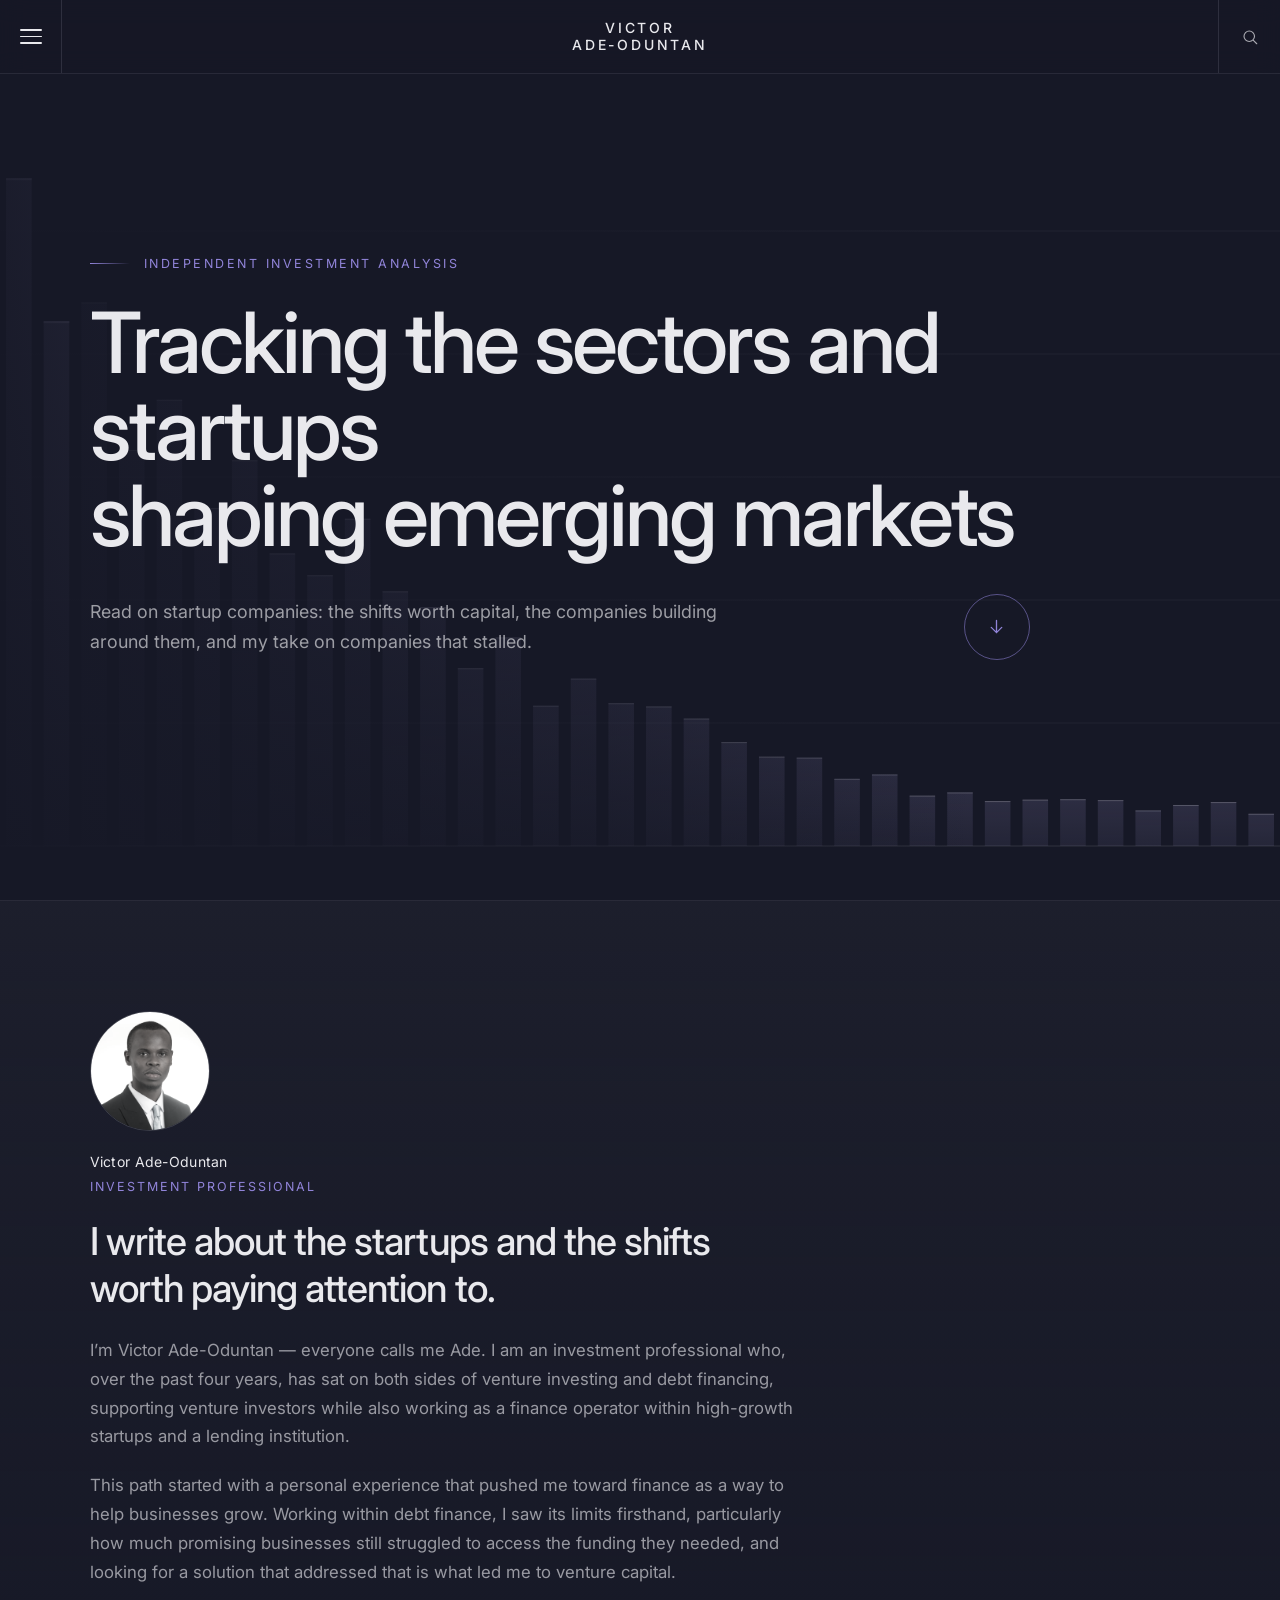
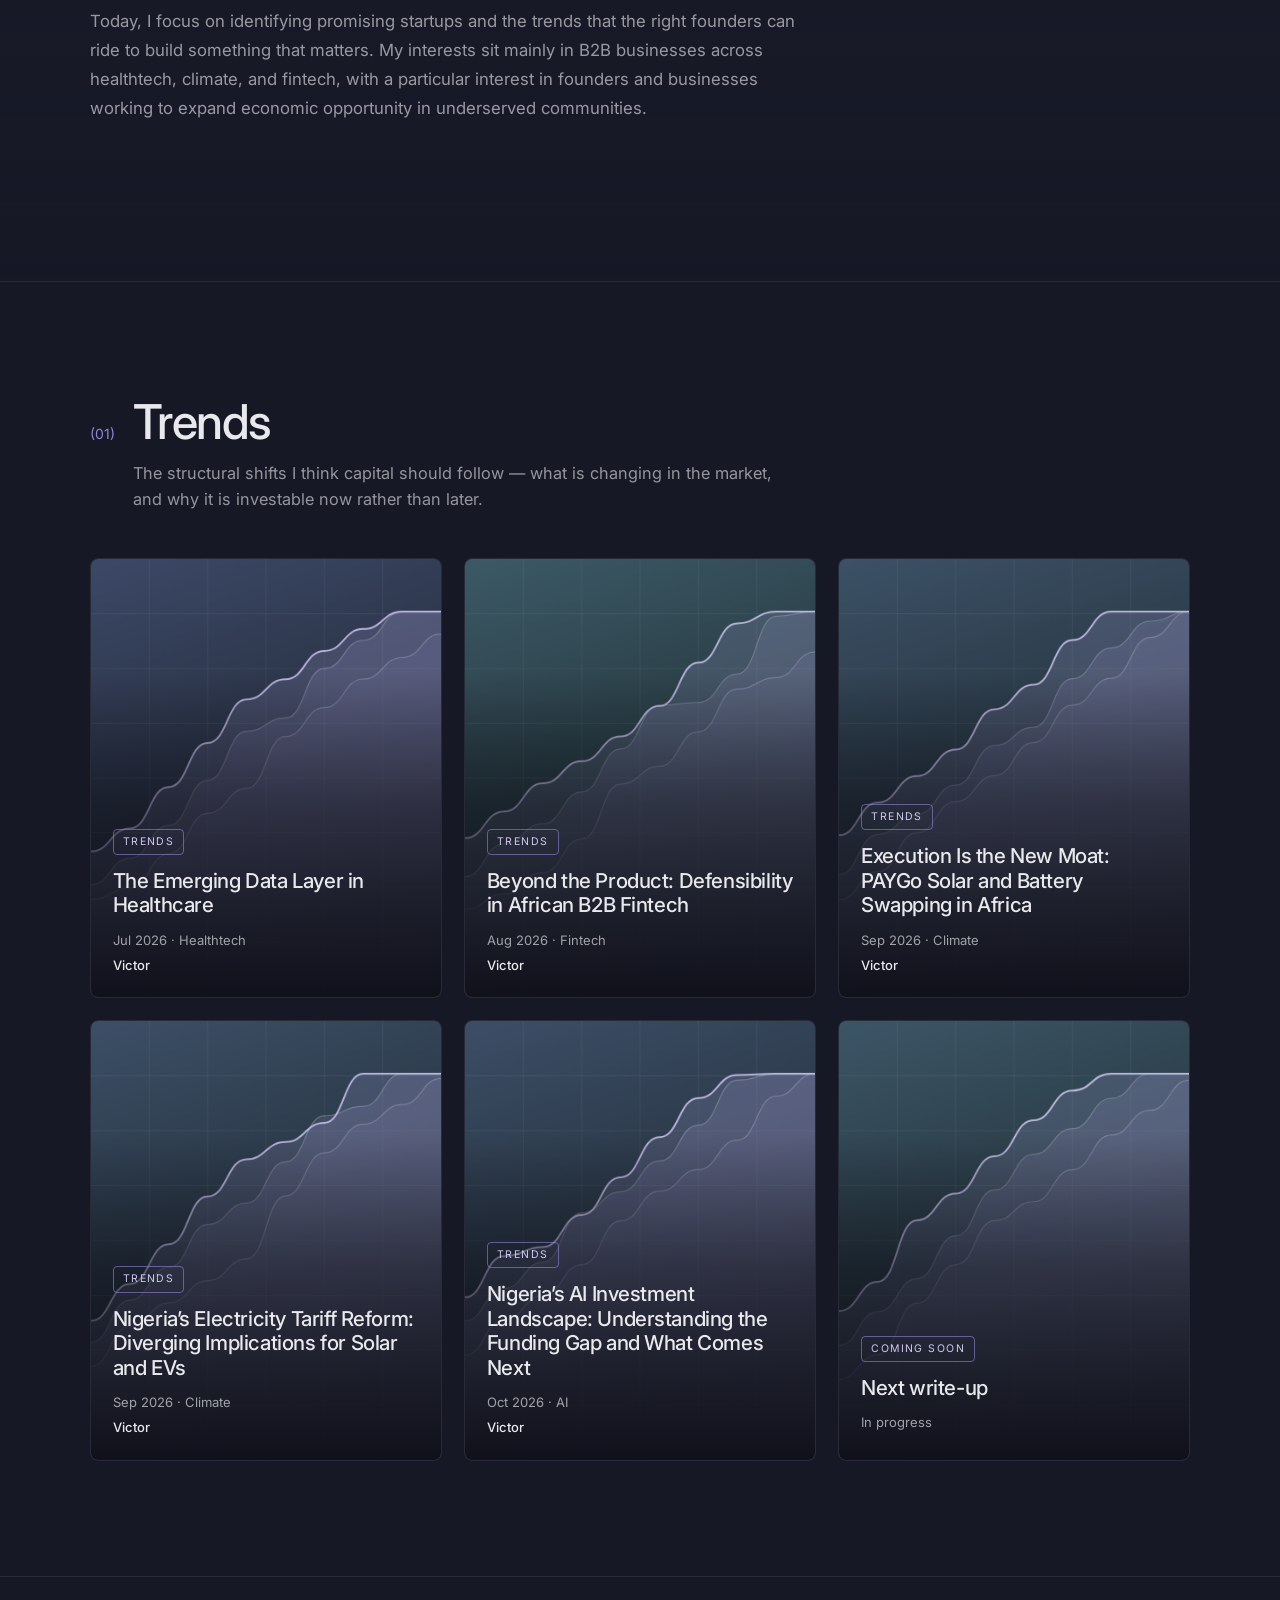
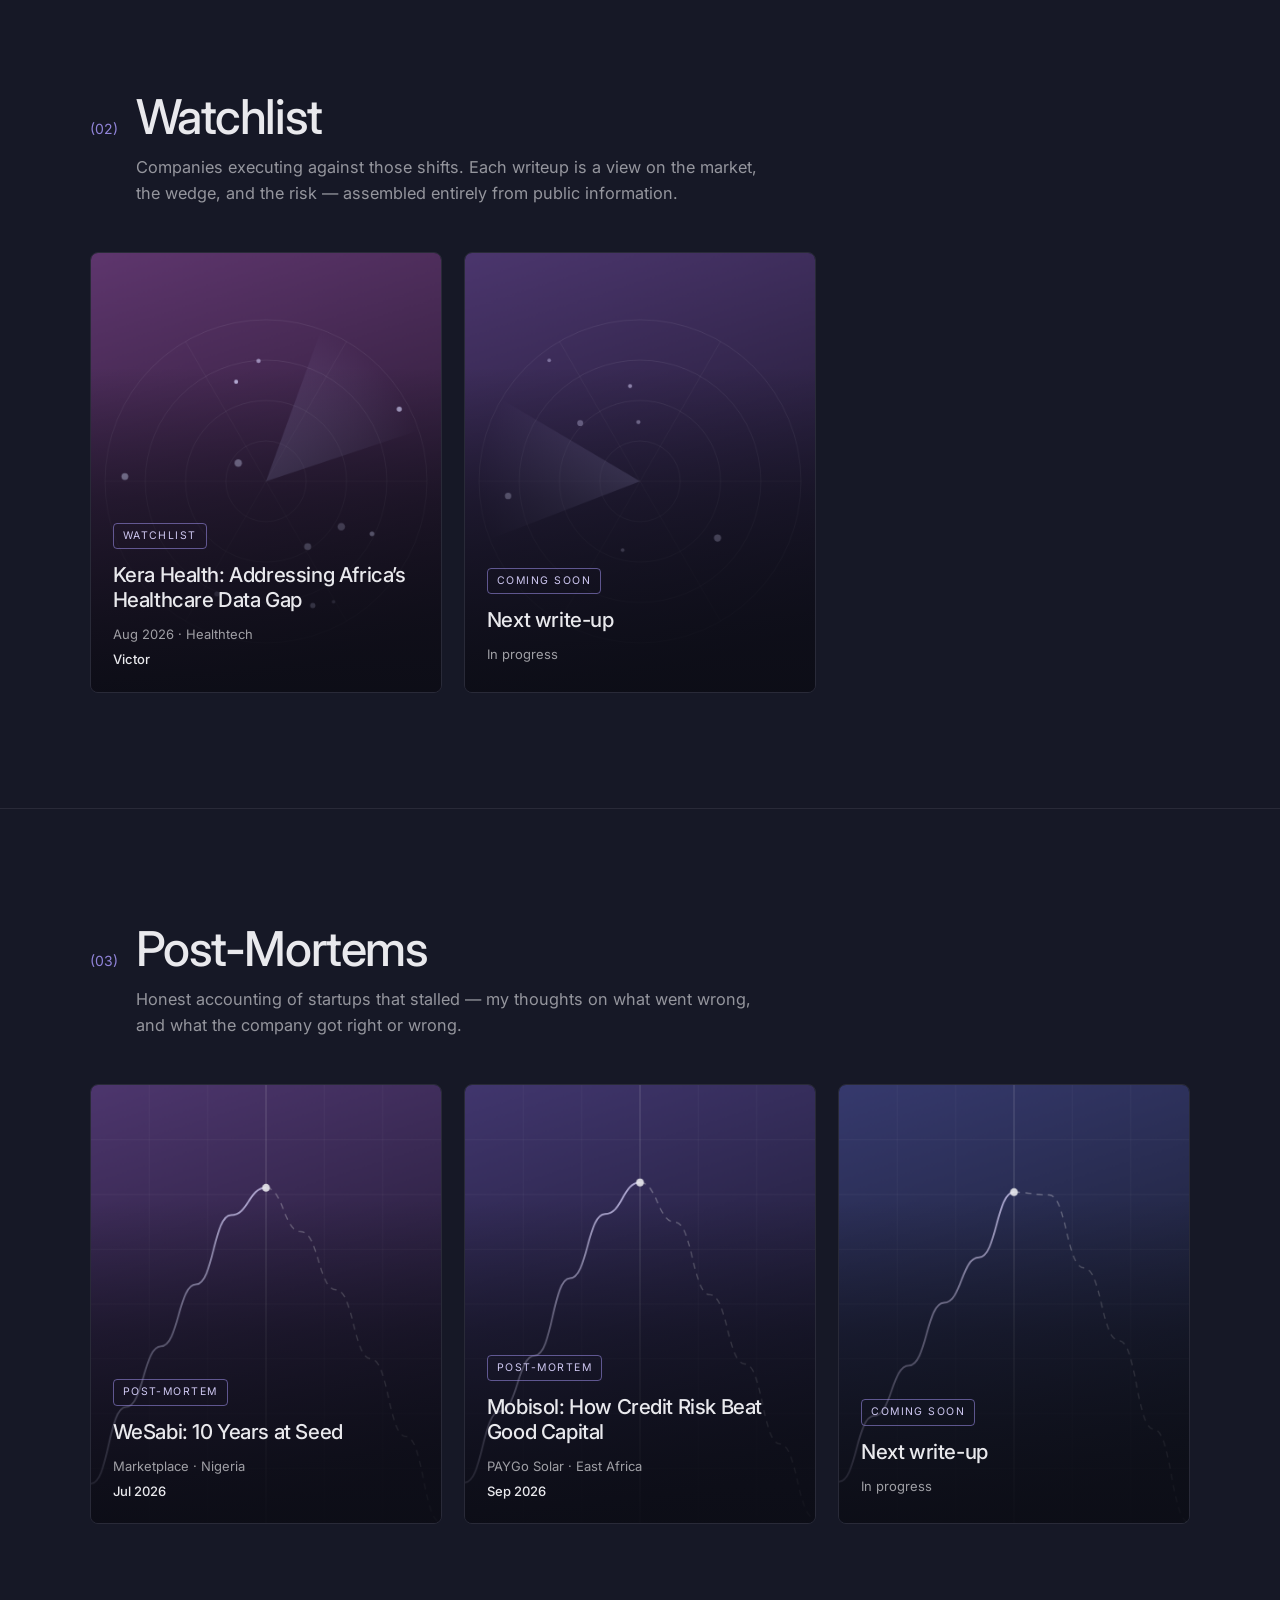
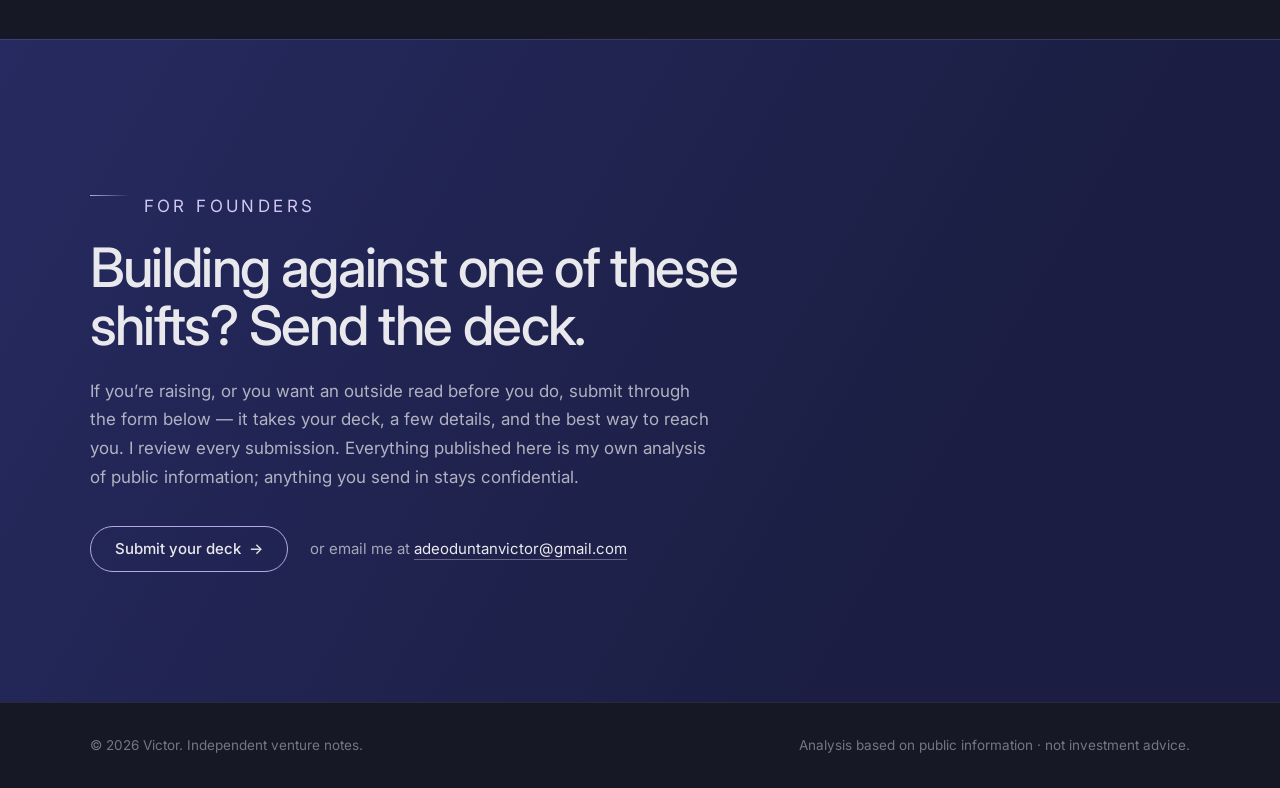
<file: index.html>
<!DOCTYPE html>
<html lang="en">
<head>
  <meta charset="utf-8">
  <meta name="viewport" content="width=device-width, initial-scale=1">
  <title>Victor Ade-Oduntan — Venture Notes</title>
  <meta name="description" content="Independent startup and market analysis by Victor Ade-Oduntan: the structural shifts worth capital, the companies executing against them, and honest post-mortems on the ones that stalled.">
  <link rel="canonical" href="https://venture-notes.vercel.app/">

  <!-- Open Graph / Twitter -->
  <meta property="og:type" content="website">
  <meta property="og:site_name" content="Victor Ade-Oduntan — Venture Notes">
  <meta property="og:title" content="Victor Ade-Oduntan — Venture Notes">
  <meta property="og:description" content="Independent startup and market analysis: the shifts worth capital, the companies executing against them, and my read on the ones that stalled.">
  <meta property="og:url" content="https://venture-notes.vercel.app/">
  <meta property="og:image" content="https://venture-notes.vercel.app/assets/victor.jpg">
  <meta name="twitter:card" content="summary">
  <meta name="twitter:title" content="Victor Ade-Oduntan — Venture Notes">
  <meta name="twitter:description" content="Independent startup and market analysis, from public information.">
  <meta name="twitter:image" content="https://venture-notes.vercel.app/assets/victor.jpg">

  <link rel="icon" href="favicon.svg" type="image/svg+xml">
  <meta name="theme-color" content="#161826">

  <link rel="preconnect" href="https://fonts.googleapis.com">
  <link rel="preconnect" href="https://fonts.gstatic.com" crossorigin>
  <link rel="stylesheet" href="https://fonts.googleapis.com/css2?family=Inter:wght@300;400;500;600&display=swap">
  <link rel="stylesheet" href="assets/styles.css">
</head>
<body>
  <a class="skip-link" href="#intro">Skip to content</a>

  <!-- Whole-page background: cap-table orbits (behind everything below the cover) -->
  <canvas class="bg-canvas" data-orbit="page" aria-hidden="true"></canvas>
  <div class="bg-scrim" aria-hidden="true"></div>

  <header class="header" id="top">
    <div class="progress-line" aria-hidden="true"></div>
    <button class="burger" type="button" aria-label="Open menu" aria-expanded="false" aria-controls="menu">
      <span></span><span></span><span></span>
    </button>
    <a class="brand" href="#top" aria-label="Victor Ade-Oduntan, home">
      <span>Victor</span>
      <span>Ade-Oduntan</span>
    </a>
    <a class="header-search" href="#founders" aria-label="For founders">
      <svg viewBox="0 0 24 24" fill="none" width="18" height="18" aria-hidden="true">
        <circle cx="11" cy="11" r="7" stroke="currentColor" stroke-width="1.5"></circle>
        <path d="M16.5 16.5L21 21" stroke="currentColor" stroke-width="1.5" stroke-linecap="round"></path>
      </svg>
    </a>
  </header>

  <nav class="menu" id="menu" aria-label="Primary" hidden>
    <a href="#top">Home</a>
    <a href="#intro">About</a>
    <a href="#trends">Trends</a>
    <a href="#watchlist">Watchlist</a>
    <a href="#postmortems">Post-Mortems</a>
    <a href="#founders">For Founders</a>
  </nav>

  <main class="main">

    <!-- Cover -->
    <section class="cover" aria-label="Introduction">
      <canvas class="cover-canvas" aria-hidden="true"></canvas>
      <div class="cover-scrim" aria-hidden="true"></div>
      <div class="cover-inner">
        <div class="eyebrow">
          <span class="eyebrow-line" aria-hidden="true"></span>
          <p class="eyebrow-text">Independent Investment Analysis</p>
        </div>
        <h1>
          <span>Tracking the sectors and startups</span>
          <span>shaping emerging markets</span>
        </h1>
        <div class="cover-row">
          <p class="cover-lead">Read on startup companies: the shifts worth capital, the companies building around them, and my take on companies that stalled.</p>
          <a class="cover-arrow" href="#intro" aria-label="Start reading">
            <svg viewBox="0 0 24 24" fill="none" width="21" height="21" aria-hidden="true">
              <path d="M12 5v14M6 13l6 6 6-6" stroke="currentColor" stroke-width="1.5" stroke-linecap="round" stroke-linejoin="round"></path>
            </svg>
          </a>
        </div>
      </div>
    </section>

    <!-- About -->
    <section class="about" id="intro">
      <div class="wrap">
        <div class="about-inner">
          <div class="portrait" data-reveal>
            <img src="assets/victor.jpg" alt="Portrait of Victor Ade-Oduntan" width="120" height="120">
          </div>
          <p class="about-name" data-reveal>Victor Ade-Oduntan</p>
          <p class="about-role" data-reveal>Investment professional</p>
          <p class="about-lead" data-reveal>I write about the startups and the shifts worth paying attention to.</p>
          <p class="about-body" data-reveal>I&rsquo;m Victor Ade-Oduntan &mdash; everyone calls me Ade. I am an investment professional who, over the past four years, has sat on both sides of venture investing and debt financing, supporting venture investors while also working as a finance operator within high-growth startups and a lending institution.</p>
          <p class="about-body" data-reveal>This path started with a personal experience that pushed me toward finance as a way to help businesses grow. Working within debt finance, I saw its limits firsthand, particularly how much promising businesses still struggled to access the funding they needed, and looking for a solution that addressed that is what led me to venture capital.</p>
          <p class="about-body" data-reveal>Today, I focus on identifying promising startups and the trends that the right founders can ride to build something that matters. My interests sit mainly in B2B businesses across healthtech, climate, and fintech, with a particular interest in founders and businesses working to expand economic opportunity in underserved communities.</p>
          <p class="about-body" data-reveal>If you&rsquo;re building, <a href="#founders">send your deck</a> &mdash; I read every one.</p>
        </div>
      </div>
    </section>

    <!-- Trends (01) -->
    <section class="section" id="trends">
      <div class="wrap">
        <div class="section-head" data-reveal>
          <span class="section-num">(01)</span>
          <div>
            <h2>Trends</h2>
            <p class="dek">The structural shifts I think capital should follow &mdash; what is changing in the market, and why it is investable now rather than later.</p>
          </div>
        </div>
        <div class="card-grid" data-cards="trends"></div>
      </div>
    </section>

    <!-- Watchlist (02) -->
    <section class="section" id="watchlist">
      <div class="wrap">
        <div class="section-head" data-reveal>
          <span class="section-num">(02)</span>
          <div>
            <h2>Watchlist</h2>
            <p class="dek">Companies executing against those shifts. Each writeup is a view on the market, the wedge, and the risk &mdash; assembled entirely from public information.</p>
          </div>
        </div>
        <div class="card-grid" data-cards="watchlist"></div>
      </div>
    </section>

    <!-- Post-Mortems (03) -->
    <section class="section" id="postmortems">
      <div class="wrap">
        <div class="section-head" data-reveal>
          <span class="section-num">(03)</span>
          <div>
            <h2>Post-Mortems</h2>
            <p class="dek">Honest accounting of startups that stalled &mdash; my thoughts on what went wrong, and what the company got right or wrong.</p>
          </div>
        </div>
        <div class="card-grid" data-cards="postmortems"></div>
      </div>
    </section>

    <!-- For Founders -->
    <section class="founders" id="founders">
      <div class="wrap">
        <div class="eyebrow" data-reveal>
          <span class="eyebrow-line" aria-hidden="true"></span>
          <p class="eyebrow-text">For Founders</p>
        </div>
        <h2 data-reveal>Building against one of these shifts? Send the deck.</h2>
        <p data-reveal>If you&rsquo;re raising, or you want an outside read before you do, submit through the form below &mdash; it takes your deck, a few details, and the best way to reach you. I review every submission. Everything published here is my own analysis of public information; anything you send in stays confidential.</p>
        <div class="founders-cta" data-reveal>
          <a class="btn-deck" href="https://forms.gle/BwyNZaudi27yUEQf8" target="_blank" rel="noopener">Submit your deck <span aria-hidden="true">&rarr;</span></a>
          <span class="founders-email">or email me at <a href="mailto:adeoduntanvictor@gmail.com?subject=Pitch%20deck">adeoduntanvictor@gmail.com</a></span>
        </div>
      </div>
    </section>
  </main>

  <footer class="footer">
    <div class="wrap">
      <span>&copy; 2026 Victor. Independent venture notes.</span>
      <span>Analysis based on public information &middot; not investment advice.</span>
    </div>
  </footer>

  <script src="assets/site.js"></script>
</body>
</html>
</file>
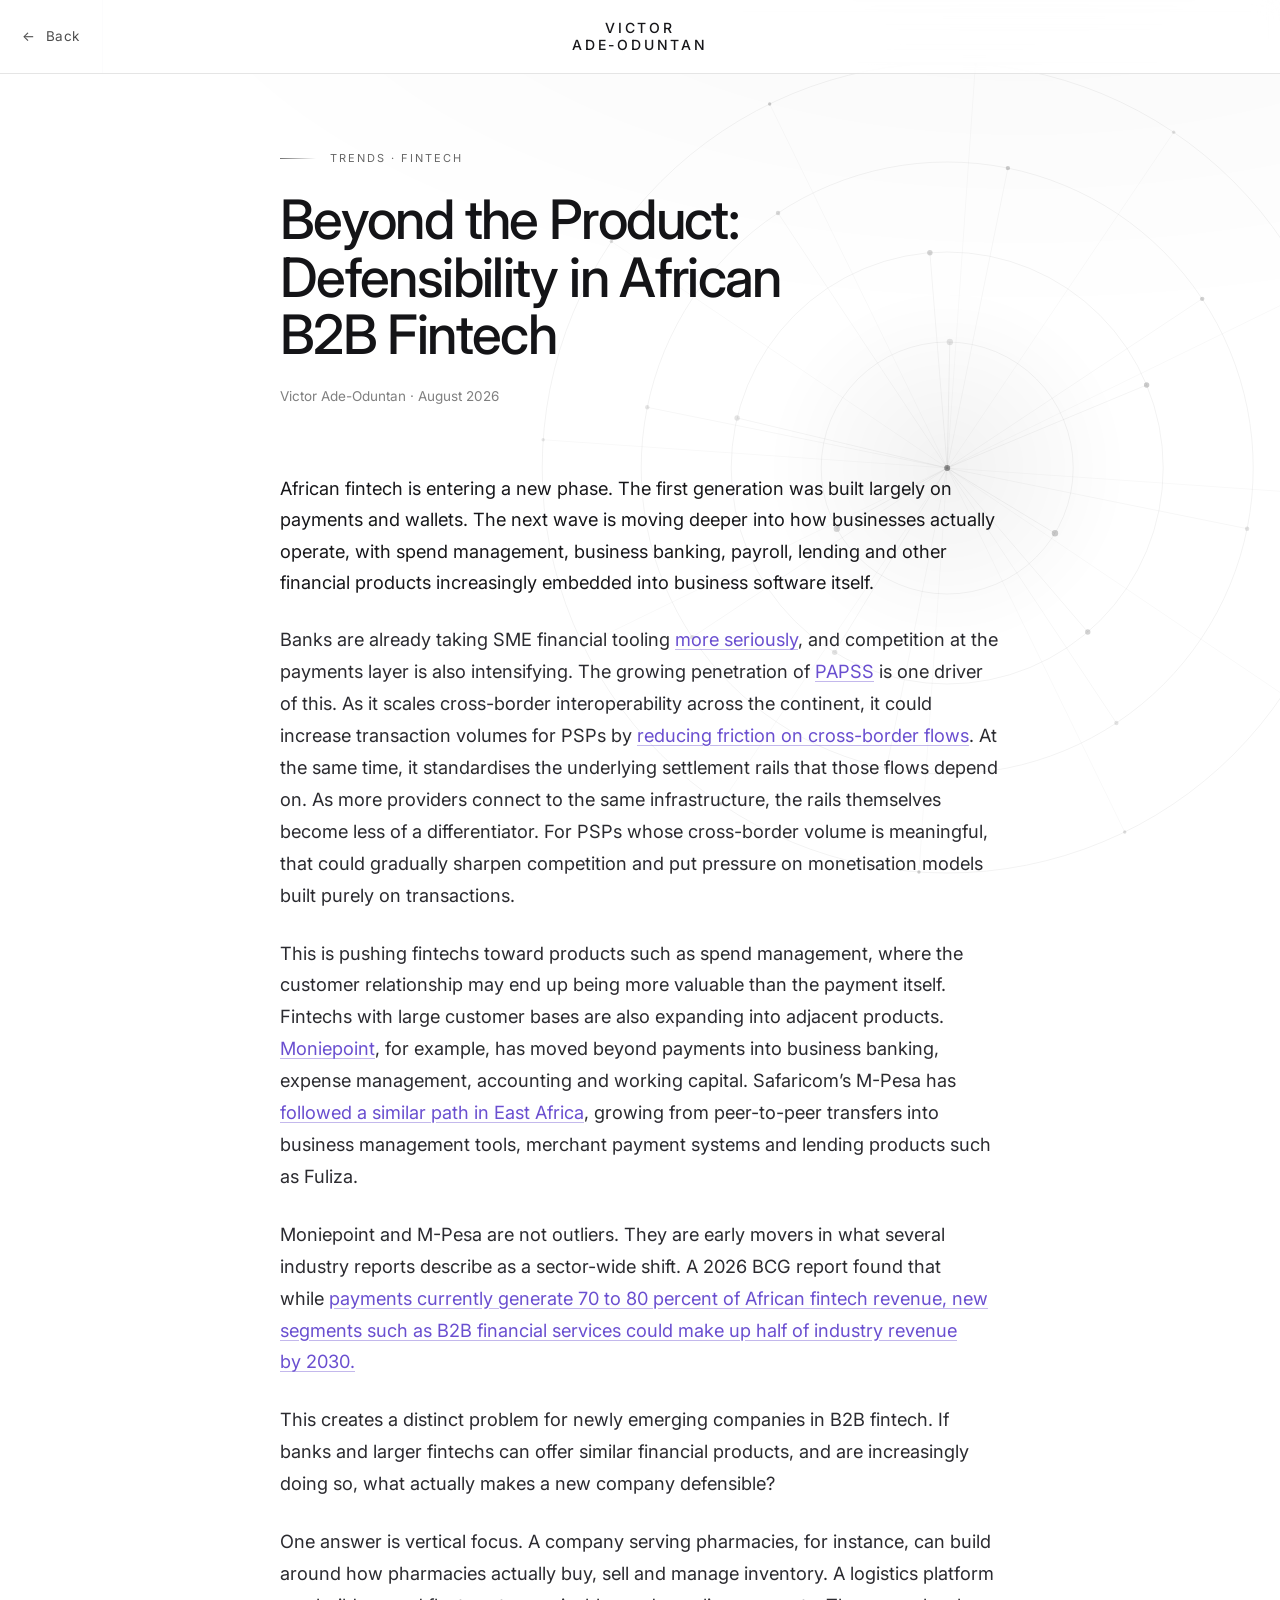
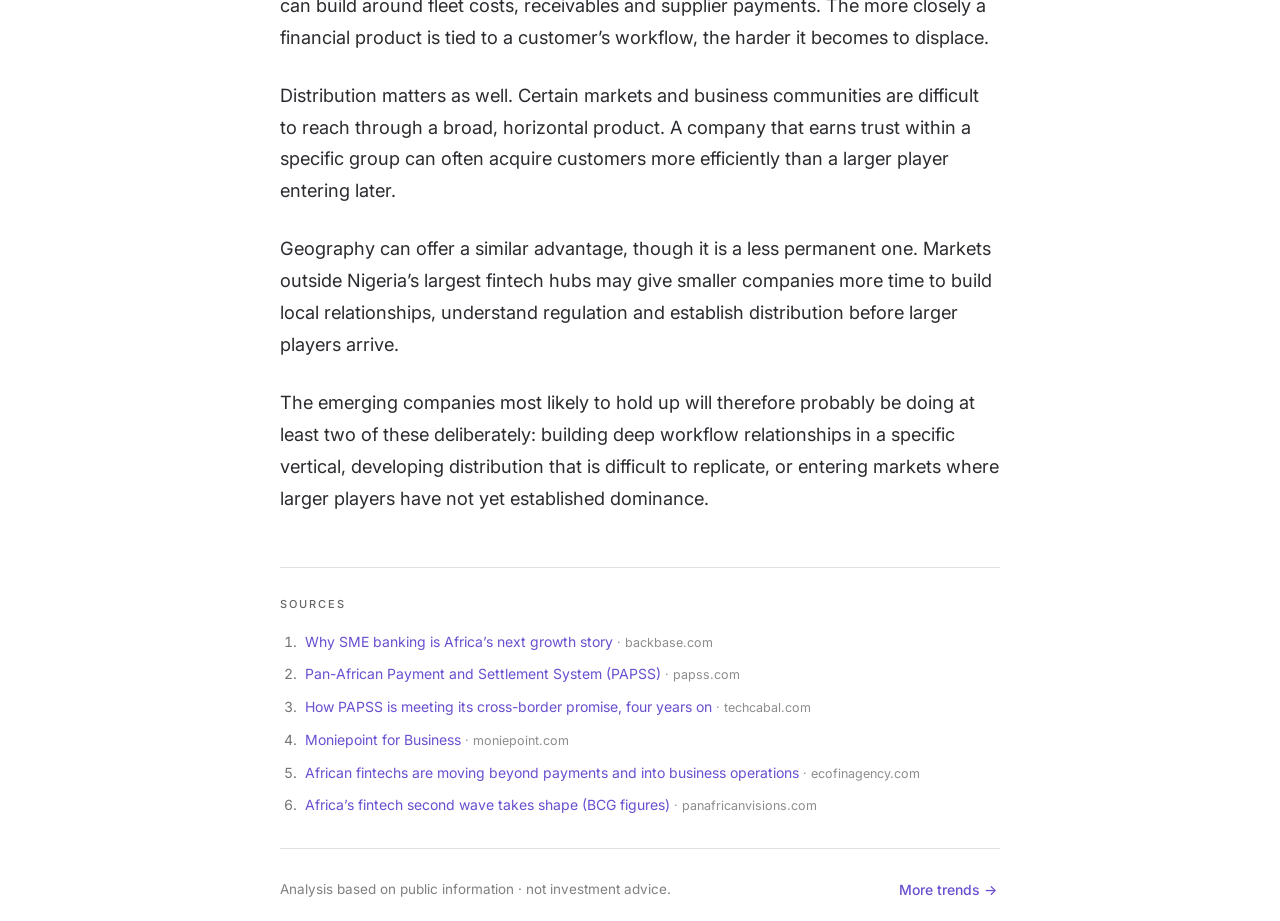
<file: posts/beyond-the-product.html>
<!DOCTYPE html>
<html lang="en">
<head>
  <meta charset="utf-8">
  <meta name="viewport" content="width=device-width, initial-scale=1">
  <title>Beyond the Product: Defensibility in African B2B Fintech — Victor Ade-Oduntan</title>
  <meta name="description" content="As banks and large fintechs move into SME financial tooling, what makes a new African B2B fintech defensible? Vertical workflow depth, hard-to-replicate distribution, and geography.">
  <link rel="canonical" href="https://venture-notes.vercel.app/posts/beyond-the-product.html">

  <meta property="og:type" content="article">
  <meta property="og:site_name" content="Victor Ade-Oduntan — Venture Notes">
  <meta property="og:title" content="Beyond the Product: Defensibility in African B2B Fintech">
  <meta property="og:description" content="What makes a new African B2B fintech defensible as banks and incumbents move into SME financial tooling.">
  <meta property="og:url" content="https://venture-notes.vercel.app/posts/beyond-the-product.html">
  <meta property="article:author" content="Victor Ade-Oduntan">
  <meta name="twitter:card" content="summary">
  <meta name="twitter:title" content="Beyond the Product: Defensibility in African B2B Fintech">
  <meta name="twitter:description" content="What makes a new African B2B fintech defensible as banks and incumbents move into SME financial tooling.">

  <link rel="icon" href="../favicon.svg" type="image/svg+xml">
  <meta name="theme-color" content="#ffffff">

  <link rel="preconnect" href="https://fonts.googleapis.com">
  <link rel="preconnect" href="https://fonts.gstatic.com" crossorigin>
  <link rel="stylesheet" href="https://fonts.googleapis.com/css2?family=Inter:wght@300;400;500;600&display=swap">
  <link rel="stylesheet" href="../assets/styles.css">
</head>
<body class="theme-light">
  <a class="skip-link" href="#article-main">Skip to content</a>

  <canvas class="bg-canvas" data-orbit="article" aria-hidden="true"></canvas>
  <div class="bg-scrim bg-scrim--article" aria-hidden="true"></div>

  <header class="header header--article">
    <div class="progress-line" aria-hidden="true"></div>
    <a class="header-back" href="../index.html"><span aria-hidden="true">&larr;</span> Back</a>
    <a class="brand" href="../index.html" aria-label="Victor Ade-Oduntan, home">
      <span>Victor</span>
      <span>Ade-Oduntan</span>
    </a>
  </header>

  <article class="article" id="article-main">
    <div class="article-inner">
      <div class="eyebrow">
        <span class="eyebrow-line" aria-hidden="true"></span>
        <span class="eyebrow-text">Trends &middot; Fintech</span>
      </div>
      <h1>Beyond the Product: Defensibility in African B2B Fintech</h1>
      <p class="article-byline">Victor Ade-Oduntan &middot; August 2026</p>

      <div class="article-body">
        <p class="lede" data-reveal>African fintech is entering a new phase. The first generation was built largely on payments and wallets. The next wave is moving deeper into how businesses actually operate, with spend management, business banking, payroll, lending and other financial products increasingly embedded into business software itself.</p>
        <p data-reveal>Banks are already taking SME financial tooling <a href="https://www.backbase.com/blog/why-sme-banking-is-africas-next-growth-story" target="_blank" rel="noopener">more seriously</a>, and competition at the payments layer is also intensifying. The growing penetration of <a href="https://papss.com/" target="_blank" rel="noopener">PAPSS</a> is one driver of this. As it scales cross-border interoperability across the continent, it could increase transaction volumes for PSPs by <a href="https://techcabal.com/2026/03/31/how-papss-is-meeting-cross-border-promise-four-years-on/" target="_blank" rel="noopener">reducing friction on cross-border flows</a>. At the same time, it standardises the underlying settlement rails that those flows depend on. As more providers connect to the same infrastructure, the rails themselves become less of a differentiator. For PSPs whose cross-border volume is meaningful, that could gradually sharpen competition and put pressure on monetisation models built purely on transactions.</p>
        <p data-reveal>This is pushing fintechs toward products such as spend management, where the customer relationship may end up being more valuable than the payment itself. Fintechs with large customer bases are also expanding into adjacent products. <a href="https://moniepoint.com/ng/business" target="_blank" rel="noopener">Moniepoint</a>, for example, has moved beyond payments into business banking, expense management, accounting and working capital. Safaricom&rsquo;s M-Pesa has <a href="https://www.ecofinagency.com/news-digital/2403-54042-african-fintechs-are-moving-beyond-payments-and-into-business-operations" target="_blank" rel="noopener">followed a similar path in East Africa</a>, growing from peer-to-peer transfers into business management tools, merchant payment systems and lending products such as Fuliza.</p>
        <p data-reveal>Moniepoint and M-Pesa are not outliers. They are early movers in what several industry reports describe as a sector-wide shift. A 2026 BCG report found that while <a href="https://panafricanvisions.com/2026/05/africas-fintech-second-wave-takes-shape/" target="_blank" rel="noopener">payments currently generate 70 to 80 percent of African fintech revenue, new segments such as B2B financial services could make up half of industry revenue by 2030.</a></p>
        <p data-reveal>This creates a distinct problem for newly emerging companies in B2B fintech. If banks and larger fintechs can offer similar financial products, and are increasingly doing so, what actually makes a new company defensible?</p>
        <p data-reveal>One answer is vertical focus. A company serving pharmacies, for instance, can build around how pharmacies actually buy, sell and manage inventory. A logistics platform can build around fleet costs, receivables and supplier payments. The more closely a financial product is tied to a customer&rsquo;s workflow, the harder it becomes to displace.</p>
        <p data-reveal>Distribution matters as well. Certain markets and business communities are difficult to reach through a broad, horizontal product. A company that earns trust within a specific group can often acquire customers more efficiently than a larger player entering later.</p>
        <p data-reveal>Geography can offer a similar advantage, though it is a less permanent one. Markets outside Nigeria&rsquo;s largest fintech hubs may give smaller companies more time to build local relationships, understand regulation and establish distribution before larger players arrive.</p>
        <p data-reveal>The emerging companies most likely to hold up will therefore probably be doing at least two of these deliberately: building deep workflow relationships in a specific vertical, developing distribution that is difficult to replicate, or entering markets where larger players have not yet established dominance.</p>
      </div>

      <section class="sources" data-reveal aria-labelledby="sources-heading">
        <h2 class="sources-title" id="sources-heading">Sources</h2>
        <ol class="sources-list">
          <li><a href="https://www.backbase.com/blog/why-sme-banking-is-africas-next-growth-story" target="_blank" rel="noopener">Why SME banking is Africa&rsquo;s next growth story</a> <span class="sources-domain">backbase.com</span></li>
          <li><a href="https://papss.com/" target="_blank" rel="noopener">Pan-African Payment and Settlement System (PAPSS)</a> <span class="sources-domain">papss.com</span></li>
          <li><a href="https://techcabal.com/2026/03/31/how-papss-is-meeting-cross-border-promise-four-years-on/" target="_blank" rel="noopener">How PAPSS is meeting its cross-border promise, four years on</a> <span class="sources-domain">techcabal.com</span></li>
          <li><a href="https://moniepoint.com/ng/business" target="_blank" rel="noopener">Moniepoint for Business</a> <span class="sources-domain">moniepoint.com</span></li>
          <li><a href="https://www.ecofinagency.com/news-digital/2403-54042-african-fintechs-are-moving-beyond-payments-and-into-business-operations" target="_blank" rel="noopener">African fintechs are moving beyond payments and into business operations</a> <span class="sources-domain">ecofinagency.com</span></li>
          <li><a href="https://panafricanvisions.com/2026/05/africas-fintech-second-wave-takes-shape/" target="_blank" rel="noopener">Africa&rsquo;s fintech second wave takes shape (BCG figures)</a> <span class="sources-domain">panafricanvisions.com</span></li>
        </ol>
      </section>

      <div class="article-foot" data-reveal>
        <span>Analysis based on public information &middot; not investment advice.</span>
        <a class="btn-ghost" href="../index.html#trends">More trends &rarr;</a>
      </div>
    </div>
  </article>

  <script src="../assets/site.js"></script>
</body>
</html>
</file>
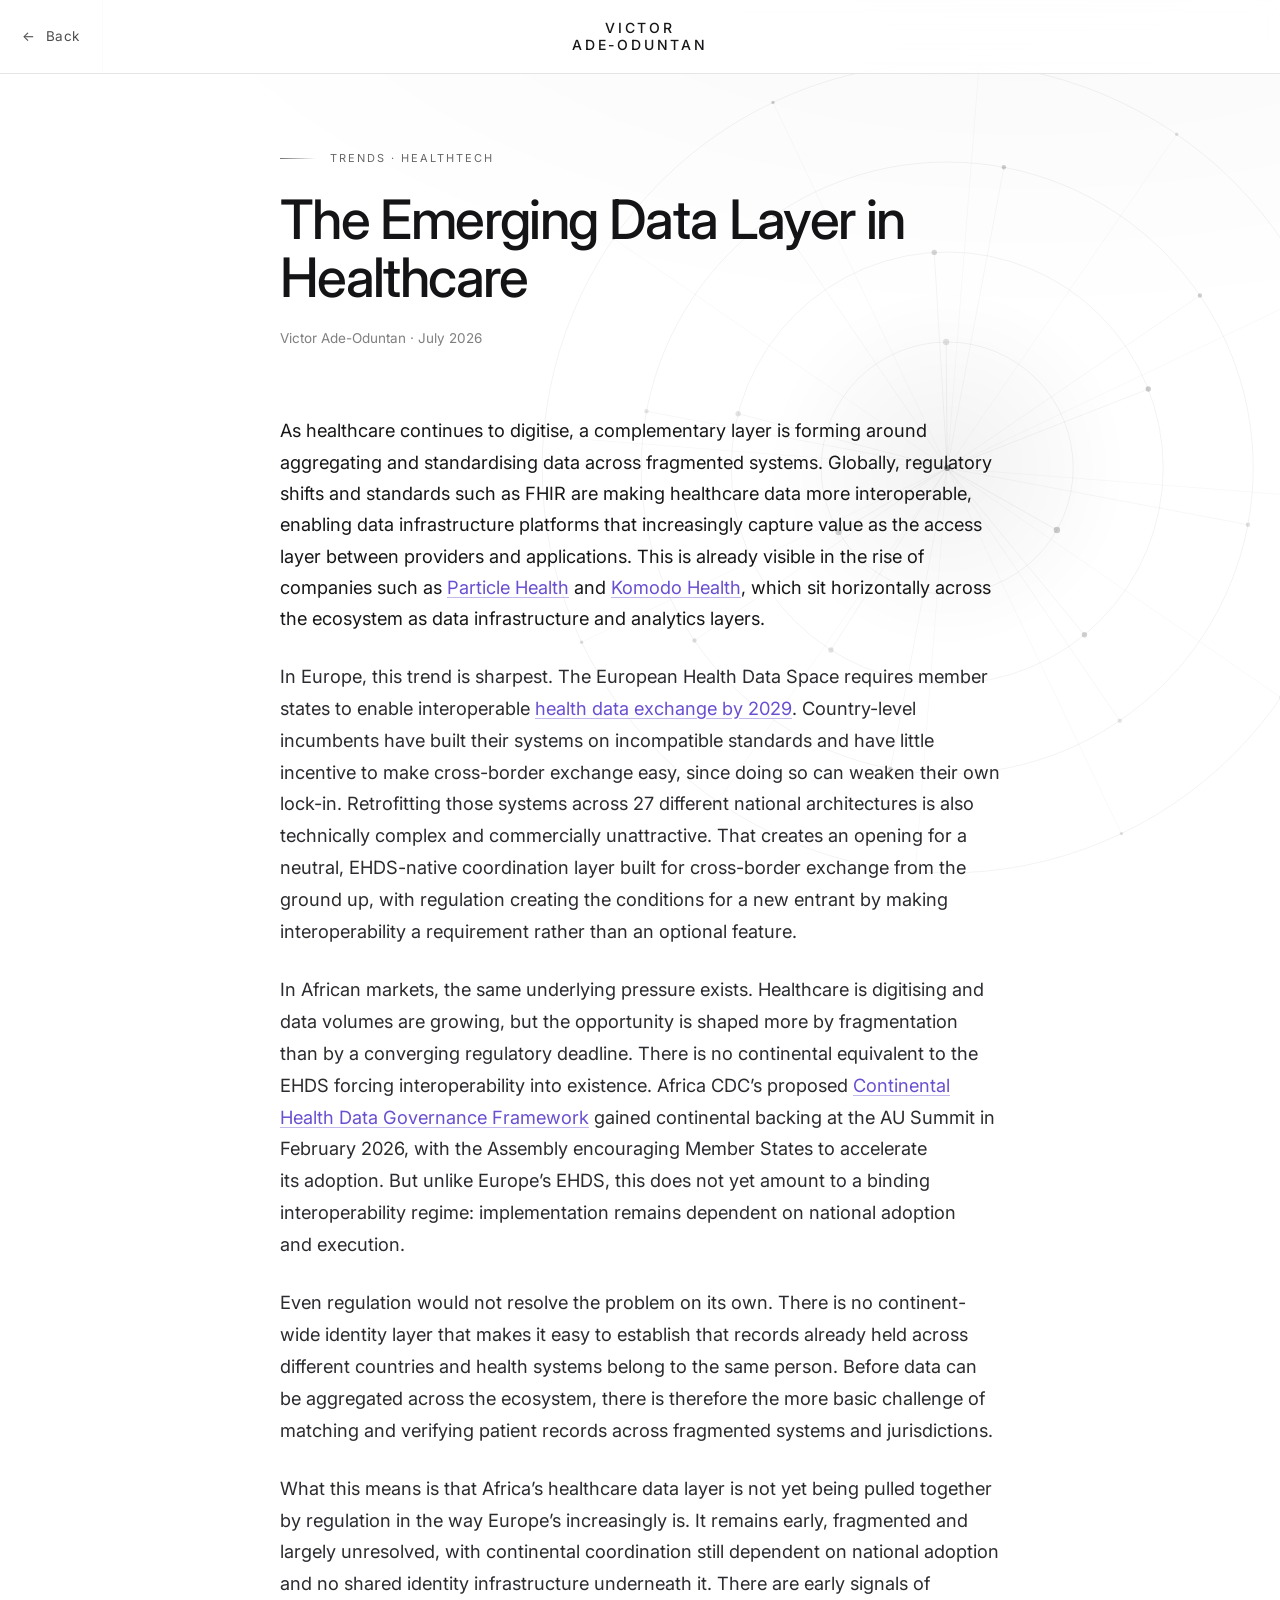
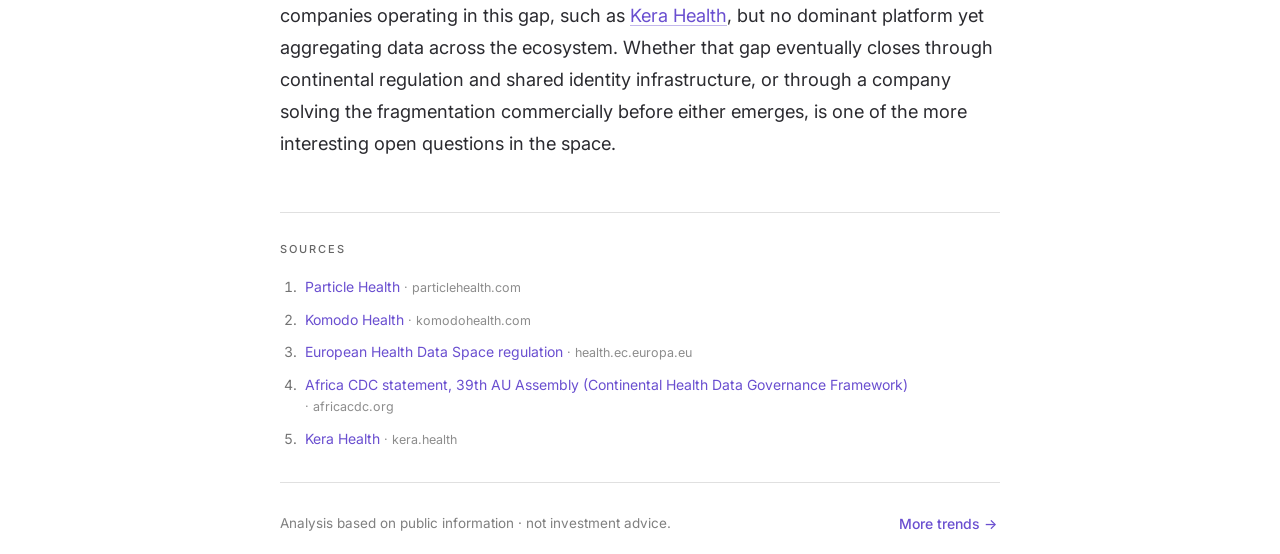
<file: posts/emerging-data-layer-in-healthcare.html>
<!DOCTYPE html>
<html lang="en">
<head>
  <meta charset="utf-8">
  <meta name="viewport" content="width=device-width, initial-scale=1">
  <title>The Emerging Data Layer in Healthcare — Victor Ade-Oduntan</title>
  <meta name="description" content="How interoperability standards and regulation are forming a data infrastructure layer in healthcare — sharpest in Europe under the EHDS, still fragmented across African markets.">
  <link rel="canonical" href="https://venture-notes.vercel.app/posts/emerging-data-layer-in-healthcare.html">

  <meta property="og:type" content="article">
  <meta property="og:site_name" content="Victor Ade-Oduntan — Venture Notes">
  <meta property="og:title" content="The Emerging Data Layer in Healthcare">
  <meta property="og:description" content="How interoperability standards and regulation are forming a data infrastructure layer in healthcare.">
  <meta property="og:url" content="https://venture-notes.vercel.app/posts/emerging-data-layer-in-healthcare.html">
  <meta property="article:author" content="Victor Ade-Oduntan">
  <meta name="twitter:card" content="summary">
  <meta name="twitter:title" content="The Emerging Data Layer in Healthcare">
  <meta name="twitter:description" content="How interoperability standards and regulation are forming a data infrastructure layer in healthcare.">

  <link rel="icon" href="../favicon.svg" type="image/svg+xml">
  <meta name="theme-color" content="#ffffff">

  <link rel="preconnect" href="https://fonts.googleapis.com">
  <link rel="preconnect" href="https://fonts.gstatic.com" crossorigin>
  <link rel="stylesheet" href="https://fonts.googleapis.com/css2?family=Inter:wght@300;400;500;600&display=swap">
  <link rel="stylesheet" href="../assets/styles.css">
</head>
<body class="theme-light">
  <a class="skip-link" href="#article-main">Skip to content</a>

  <canvas class="bg-canvas" data-orbit="article" aria-hidden="true"></canvas>
  <div class="bg-scrim bg-scrim--article" aria-hidden="true"></div>

  <header class="header header--article">
    <div class="progress-line" aria-hidden="true"></div>
    <a class="header-back" href="../index.html"><span aria-hidden="true">&larr;</span> Back</a>
    <a class="brand" href="../index.html" aria-label="Victor Ade-Oduntan, home">
      <span>Victor</span>
      <span>Ade-Oduntan</span>
    </a>
  </header>

  <article class="article" id="article-main">
    <div class="article-inner">
      <div class="eyebrow">
        <span class="eyebrow-line" aria-hidden="true"></span>
        <span class="eyebrow-text">Trends &middot; Healthtech</span>
      </div>
      <h1>The Emerging Data Layer in Healthcare</h1>
      <p class="article-byline">Victor Ade-Oduntan &middot; July 2026</p>

      <div class="article-body">
        <p class="lede" data-reveal>As healthcare continues to digitise, a complementary layer is forming around aggregating and standardising data across fragmented systems. Globally, regulatory shifts and standards such as FHIR are making healthcare data more interoperable, enabling data infrastructure platforms that increasingly capture value as the access layer between providers and applications. This is already visible in the rise of companies such as <a href="https://www.particlehealth.com/" target="_blank" rel="noopener">Particle Health</a> and <a href="https://www.komodohealth.com/" target="_blank" rel="noopener">Komodo Health</a>, which sit horizontally across the ecosystem as data infrastructure and analytics layers.</p>
        <p data-reveal>In Europe, this trend is sharpest. The European Health Data Space requires member states to enable interoperable <a href="https://health.ec.europa.eu/ehealth-digital-health-and-care/european-health-data-space-regulation-ehds_en" target="_blank" rel="noopener">health data exchange by 2029</a>. Country-level incumbents have built their systems on incompatible standards and have little incentive to make cross-border exchange easy, since doing so can weaken their own lock-in. Retrofitting those systems across 27 different national architectures is also technically complex and commercially unattractive. That creates an opening for a neutral, EHDS-native coordination layer built for cross-border exchange from the ground up, with regulation creating the conditions for a new entrant by making interoperability a requirement rather than an optional feature.</p>
        <p data-reveal>In African markets, the same underlying pressure exists. Healthcare is digitising and data volumes are growing, but the opportunity is shaped more by fragmentation than by a converging regulatory deadline. There is no continental equivalent to the EHDS forcing interoperability into existence. Africa CDC&rsquo;s proposed <a href="https://africacdc.org/news-item/africa-cdc-statement-on-the-outcomes-of-the-39th-ordinary-session-of-the-african-union-assembly/" target="_blank" rel="noopener">Continental Health Data Governance Framework</a> gained continental backing at the AU Summit in February 2026, with the Assembly encouraging Member States to accelerate its adoption. But unlike Europe&rsquo;s EHDS, this does not yet amount to a binding interoperability regime: implementation remains dependent on national adoption and execution.</p>
        <p data-reveal>Even regulation would not resolve the problem on its own. There is no continent-wide identity layer that makes it easy to establish that records already held across different countries and health systems belong to the same person. Before data can be aggregated across the ecosystem, there is therefore the more basic challenge of matching and verifying patient records across fragmented systems and jurisdictions.</p>
        <p data-reveal>What this means is that Africa&rsquo;s healthcare data layer is not yet being pulled together by regulation in the way Europe&rsquo;s increasingly is. It remains early, fragmented and largely unresolved, with continental coordination still dependent on national adoption and no shared identity infrastructure underneath it. There are early signals of companies operating in this gap, such as <a href="https://kera.health/" target="_blank" rel="noopener">Kera Health</a>, but no dominant platform yet aggregating data across the ecosystem. Whether that gap eventually closes through continental regulation and shared identity infrastructure, or through a company solving the fragmentation commercially before either emerges, is one of the more interesting open questions in the space.</p>
      </div>

      <section class="sources" data-reveal aria-labelledby="sources-heading">
        <h2 class="sources-title" id="sources-heading">Sources</h2>
        <ol class="sources-list">
          <li><a href="https://www.particlehealth.com/" target="_blank" rel="noopener">Particle Health</a> <span class="sources-domain">particlehealth.com</span></li>
          <li><a href="https://www.komodohealth.com/" target="_blank" rel="noopener">Komodo Health</a> <span class="sources-domain">komodohealth.com</span></li>
          <li><a href="https://health.ec.europa.eu/ehealth-digital-health-and-care/european-health-data-space-regulation-ehds_en" target="_blank" rel="noopener">European Health Data Space regulation</a> <span class="sources-domain">health.ec.europa.eu</span></li>
          <li><a href="https://africacdc.org/news-item/africa-cdc-statement-on-the-outcomes-of-the-39th-ordinary-session-of-the-african-union-assembly/" target="_blank" rel="noopener">Africa CDC statement, 39th AU Assembly (Continental Health Data Governance Framework)</a> <span class="sources-domain">africacdc.org</span></li>
          <li><a href="https://kera.health/" target="_blank" rel="noopener">Kera Health</a> <span class="sources-domain">kera.health</span></li>
        </ol>
      </section>

      <div class="article-foot" data-reveal>
        <span>Analysis based on public information &middot; not investment advice.</span>
        <a class="btn-ghost" href="../index.html#trends">More trends &rarr;</a>
      </div>
    </div>
  </article>

  <script src="../assets/site.js"></script>
</body>
</html>
</file>
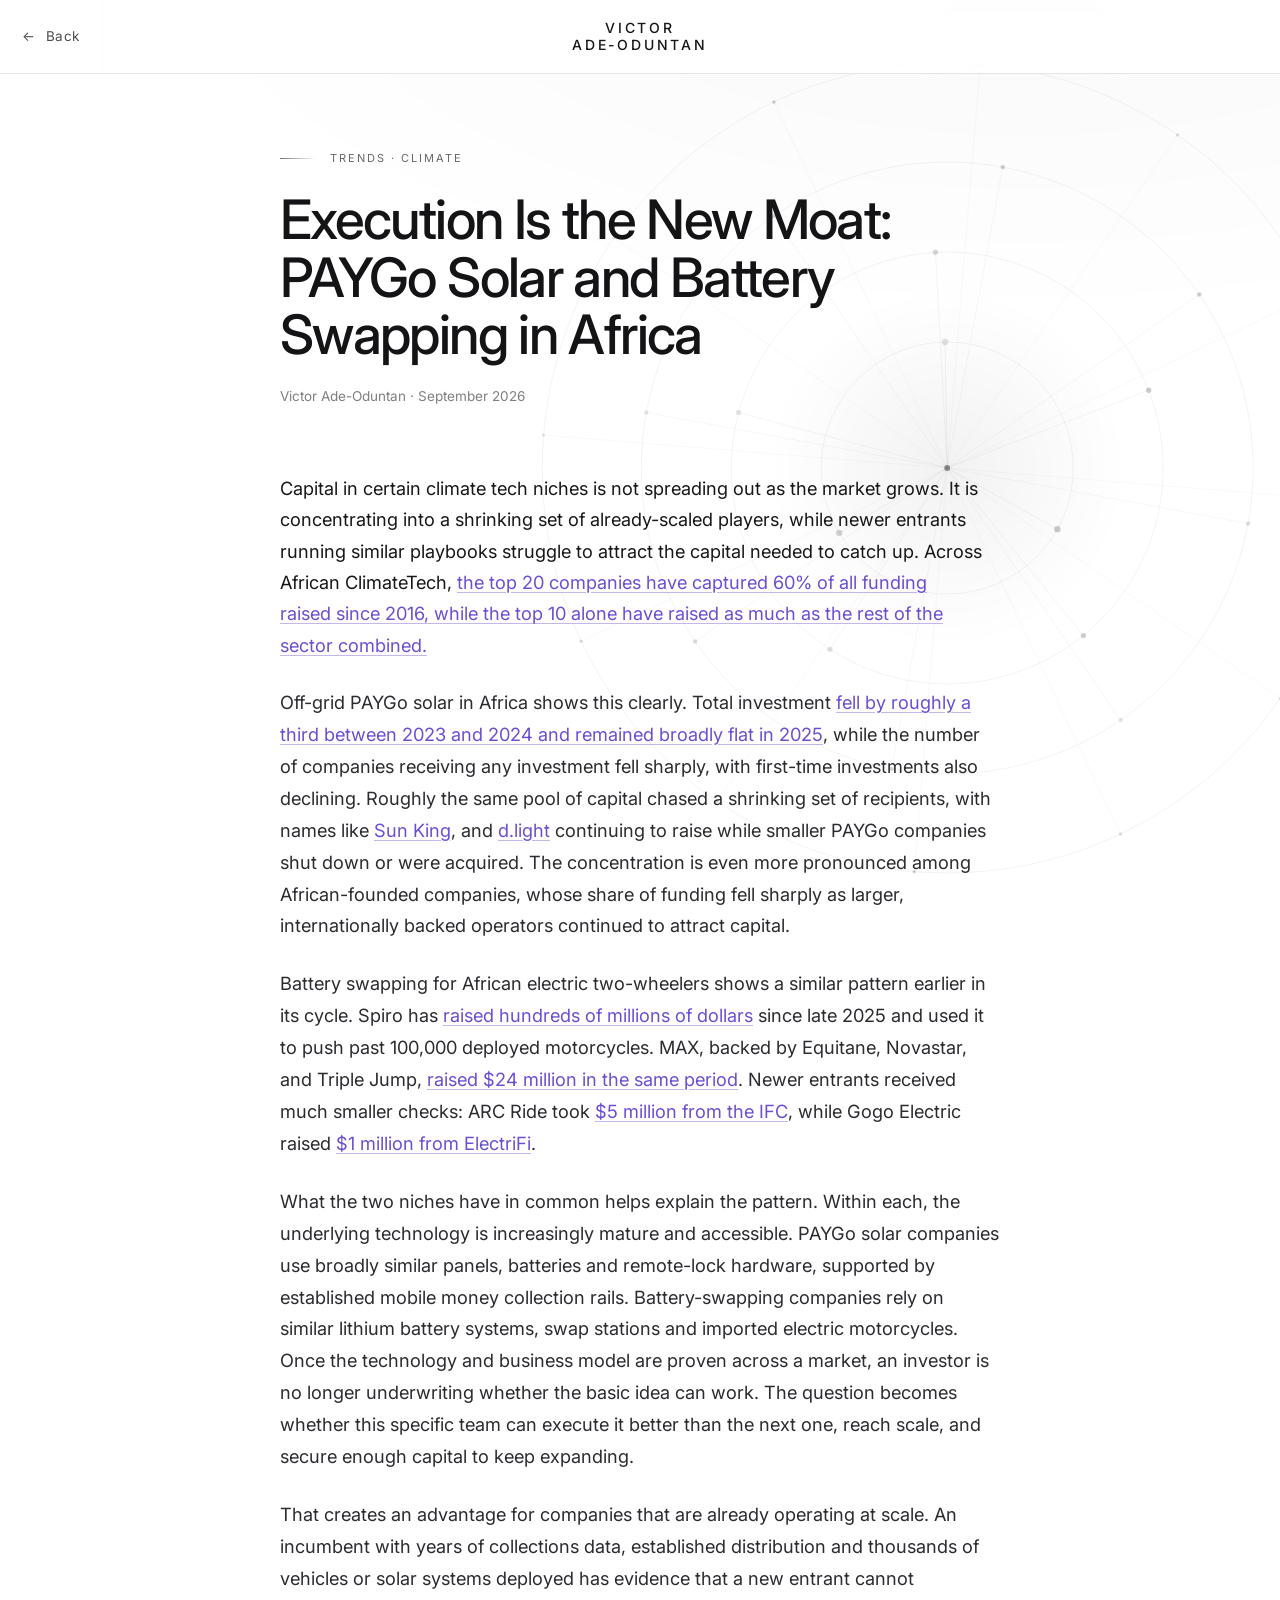
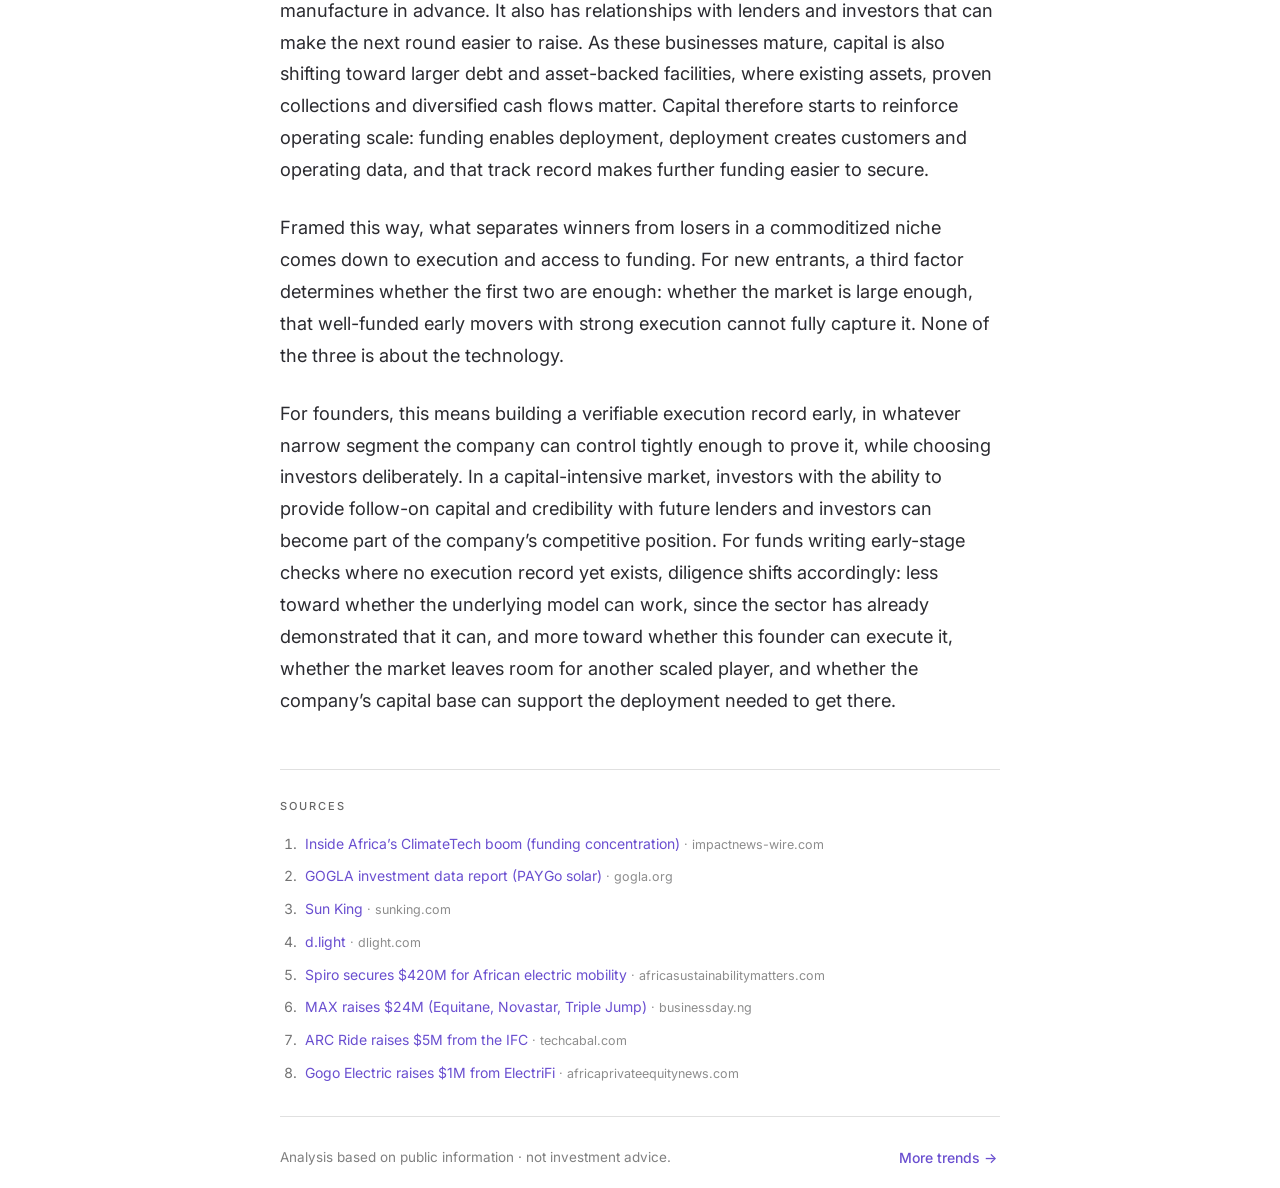
<file: posts/execution-is-the-new-moat.html>
<!DOCTYPE html>
<html lang="en">
<head>
  <meta charset="utf-8">
  <meta name="viewport" content="width=device-width, initial-scale=1">
  <title>Execution Is the New Moat: PAYGo Solar and Battery Swapping in Africa — Victor Ade-Oduntan</title>
  <meta name="description" content="Across African climate tech — PAYGo solar and EV battery swapping — capital is concentrating into scaled incumbents. With the technology commoditized, execution and access to follow-on funding, not the tech, decide who wins.">
  <link rel="canonical" href="https://venture-notes.vercel.app/posts/execution-is-the-new-moat.html">

  <meta property="og:type" content="article">
  <meta property="og:site_name" content="Victor Ade-Oduntan — Venture Notes">
  <meta property="og:title" content="Execution Is the New Moat: PAYGo Solar and Battery Swapping in Africa">
  <meta property="og:description" content="Why execution and access to follow-on capital — not the technology — decide winners in African PAYGo solar and battery swapping.">
  <meta property="og:url" content="https://venture-notes.vercel.app/posts/execution-is-the-new-moat.html">
  <meta property="article:author" content="Victor Ade-Oduntan">
  <meta name="twitter:card" content="summary">
  <meta name="twitter:title" content="Execution Is the New Moat: PAYGo Solar and Battery Swapping in Africa">
  <meta name="twitter:description" content="Why execution and access to follow-on capital — not the technology — decide winners in African PAYGo solar and battery swapping.">

  <link rel="icon" href="../favicon.svg" type="image/svg+xml">
  <meta name="theme-color" content="#ffffff">

  <link rel="preconnect" href="https://fonts.googleapis.com">
  <link rel="preconnect" href="https://fonts.gstatic.com" crossorigin>
  <link rel="stylesheet" href="https://fonts.googleapis.com/css2?family=Inter:wght@300;400;500;600&display=swap">
  <link rel="stylesheet" href="../assets/styles.css">
</head>
<body class="theme-light">
  <a class="skip-link" href="#article-main">Skip to content</a>

  <canvas class="bg-canvas" data-orbit="article" aria-hidden="true"></canvas>
  <div class="bg-scrim bg-scrim--article" aria-hidden="true"></div>

  <header class="header header--article">
    <div class="progress-line" aria-hidden="true"></div>
    <a class="header-back" href="../index.html"><span aria-hidden="true">&larr;</span> Back</a>
    <a class="brand" href="../index.html" aria-label="Victor Ade-Oduntan, home">
      <span>Victor</span>
      <span>Ade-Oduntan</span>
    </a>
  </header>

  <article class="article" id="article-main">
    <div class="article-inner">
      <div class="eyebrow">
        <span class="eyebrow-line" aria-hidden="true"></span>
        <span class="eyebrow-text">Trends &middot; Climate</span>
      </div>
      <h1>Execution Is the New Moat: PAYGo Solar and Battery Swapping in Africa</h1>
      <p class="article-byline">Victor Ade-Oduntan &middot; September 2026</p>

      <div class="article-body">
        <p class="lede" data-reveal>Capital in certain climate tech niches is not spreading out as the market grows. It is concentrating into a shrinking set of already-scaled players, while newer entrants running similar playbooks struggle to attract the capital needed to catch up. Across African ClimateTech, <a href="https://impactnews-wire.com/inside-africas-climatetech-boom-what-has-6-35-billion-in-funding-actually-built/" target="_blank" rel="noopener">the top 20 companies have captured 60% of all funding raised since 2016, while the top 10 alone have raised as much as the rest of the sector combined.</a></p>
        <p data-reveal>Off-grid PAYGo solar in Africa shows this clearly. Total investment <a href="https://gogla.org/reports/investment-data-report/sector-is-maturing-capital-is-concentrating/" target="_blank" rel="noopener">fell by roughly a third between 2023 and 2024 and remained broadly flat in 2025</a>, while the number of companies receiving any investment fell sharply, with first-time investments also declining. Roughly the same pool of capital chased a shrinking set of recipients, with names like <a href="https://ng.sunking.com/" target="_blank" rel="noopener">Sun King</a>, and <a href="https://www.dlight.com/" target="_blank" rel="noopener">d.light</a> continuing to raise while smaller PAYGo companies shut down or were acquired. The concentration is even more pronounced among African-founded companies, whose share of funding fell sharply as larger, internationally backed operators continued to attract capital.</p>
        <p data-reveal>Battery swapping for African electric two-wheelers shows a similar pattern earlier in its cycle. Spiro has <a href="https://africasustainabilitymatters.com/spiro-secures-420-million-to-accelerate-africas-electric-mobility-transition-as-battery-swapping-market-expands/" target="_blank" rel="noopener">raised hundreds of millions of dollars</a> since late 2025 and used it to push past 100,000 deployed motorcycles. MAX, backed by Equitane, Novastar, and Triple Jump, <a href="https://businessday.ng/technology/article/equitane-novastar-triple-jump-back-maxs-24m-raise-for-african-ev-scale-up/" target="_blank" rel="noopener">raised $24 million in the same period</a>. Newer entrants received much smaller checks: ARC Ride took <a href="https://techcabal.com/2026/02/17/keny-arc-ride-ifc-5-seriesa/" target="_blank" rel="noopener">$5 million from the IFC</a>, while Gogo Electric raised <a href="https://www.africaprivateequitynews.com/p/edfi-electrifi-injects-further-1m" target="_blank" rel="noopener">$1 million from ElectriFi</a>.</p>
        <p data-reveal>What the two niches have in common helps explain the pattern. Within each, the underlying technology is increasingly mature and accessible. PAYGo solar companies use broadly similar panels, batteries and remote-lock hardware, supported by established mobile money collection rails. Battery-swapping companies rely on similar lithium battery systems, swap stations and imported electric motorcycles. Once the technology and business model are proven across a market, an investor is no longer underwriting whether the basic idea can work. The question becomes whether this specific team can execute it better than the next one, reach scale, and secure enough capital to keep expanding.</p>
        <p data-reveal>That creates an advantage for companies that are already operating at scale. An incumbent with years of collections data, established distribution and thousands of vehicles or solar systems deployed has evidence that a new entrant cannot manufacture in advance. It also has relationships with lenders and investors that can make the next round easier to raise. As these businesses mature, capital is also shifting toward larger debt and asset-backed facilities, where existing assets, proven collections and diversified cash flows matter. Capital therefore starts to reinforce operating scale: funding enables deployment, deployment creates customers and operating data, and that track record makes further funding easier to secure.</p>
        <p data-reveal>Framed this way, what separates winners from losers in a commoditized niche comes down to execution and access to funding. For new entrants, a third factor determines whether the first two are enough: whether the market is large enough, that well-funded early movers with strong execution cannot fully capture it. None of the three is about the technology.</p>
        <p data-reveal>For founders, this means building a verifiable execution record early, in whatever narrow segment the company can control tightly enough to prove it, while choosing investors deliberately. In a capital-intensive market, investors with the ability to provide follow-on capital and credibility with future lenders and investors can become part of the company&rsquo;s competitive position. For funds writing early-stage checks where no execution record yet exists, diligence shifts accordingly: less toward whether the underlying model can work, since the sector has already demonstrated that it can, and more toward whether this founder can execute it, whether the market leaves room for another scaled player, and whether the company&rsquo;s capital base can support the deployment needed to get there.</p>
      </div>

      <section class="sources" data-reveal aria-labelledby="sources-heading">
        <h2 class="sources-title" id="sources-heading">Sources</h2>
        <ol class="sources-list">
          <li><a href="https://impactnews-wire.com/inside-africas-climatetech-boom-what-has-6-35-billion-in-funding-actually-built/" target="_blank" rel="noopener">Inside Africa&rsquo;s ClimateTech boom (funding concentration)</a> <span class="sources-domain">impactnews-wire.com</span></li>
          <li><a href="https://gogla.org/reports/investment-data-report/sector-is-maturing-capital-is-concentrating/" target="_blank" rel="noopener">GOGLA investment data report (PAYGo solar)</a> <span class="sources-domain">gogla.org</span></li>
          <li><a href="https://ng.sunking.com/" target="_blank" rel="noopener">Sun King</a> <span class="sources-domain">sunking.com</span></li>
          <li><a href="https://www.dlight.com/" target="_blank" rel="noopener">d.light</a> <span class="sources-domain">dlight.com</span></li>
          <li><a href="https://africasustainabilitymatters.com/spiro-secures-420-million-to-accelerate-africas-electric-mobility-transition-as-battery-swapping-market-expands/" target="_blank" rel="noopener">Spiro secures $420M for African electric mobility</a> <span class="sources-domain">africasustainabilitymatters.com</span></li>
          <li><a href="https://businessday.ng/technology/article/equitane-novastar-triple-jump-back-maxs-24m-raise-for-african-ev-scale-up/" target="_blank" rel="noopener">MAX raises $24M (Equitane, Novastar, Triple Jump)</a> <span class="sources-domain">businessday.ng</span></li>
          <li><a href="https://techcabal.com/2026/02/17/keny-arc-ride-ifc-5-seriesa/" target="_blank" rel="noopener">ARC Ride raises $5M from the IFC</a> <span class="sources-domain">techcabal.com</span></li>
          <li><a href="https://www.africaprivateequitynews.com/p/edfi-electrifi-injects-further-1m" target="_blank" rel="noopener">Gogo Electric raises $1M from ElectriFi</a> <span class="sources-domain">africaprivateequitynews.com</span></li>
        </ol>
      </section>

      <div class="article-foot" data-reveal>
        <span>Analysis based on public information &middot; not investment advice.</span>
        <a class="btn-ghost" href="../index.html#trends">More trends &rarr;</a>
      </div>
    </div>
  </article>

  <script src="../assets/site.js"></script>
</body>
</html>
</file>
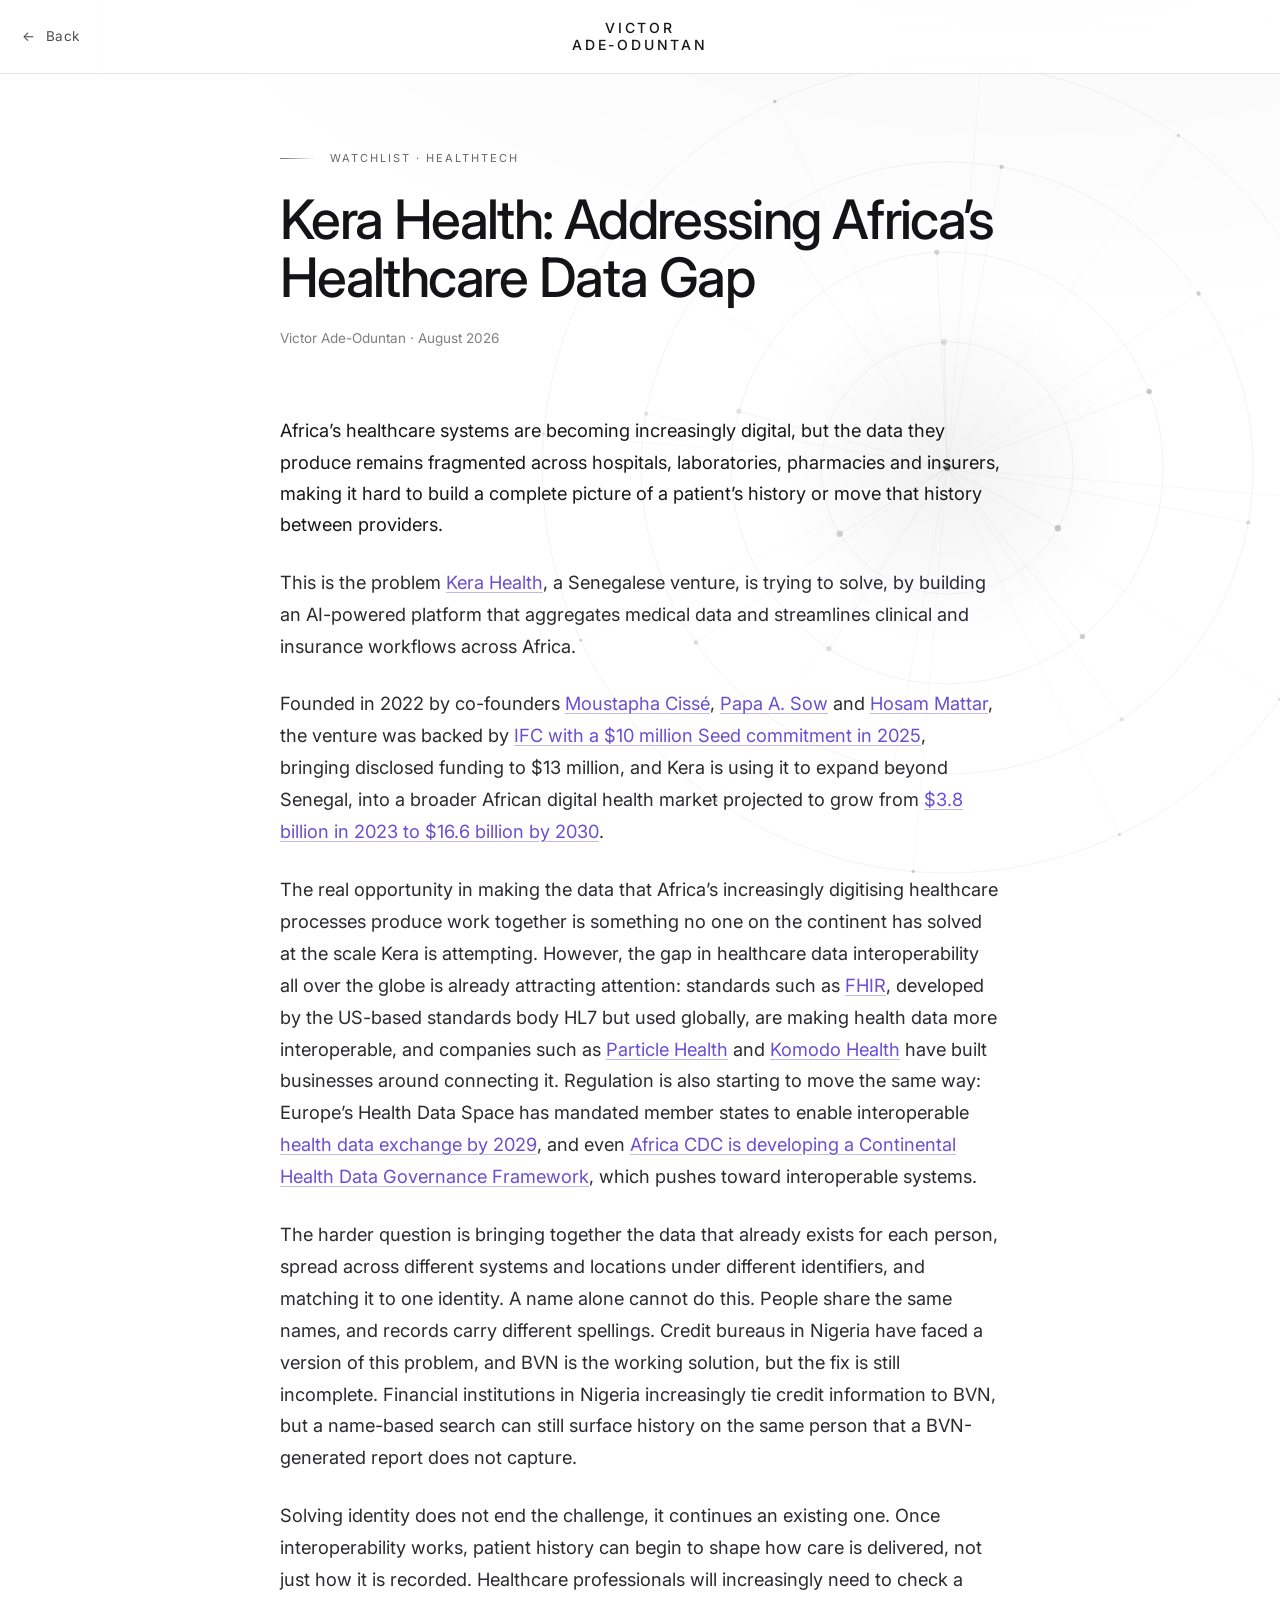
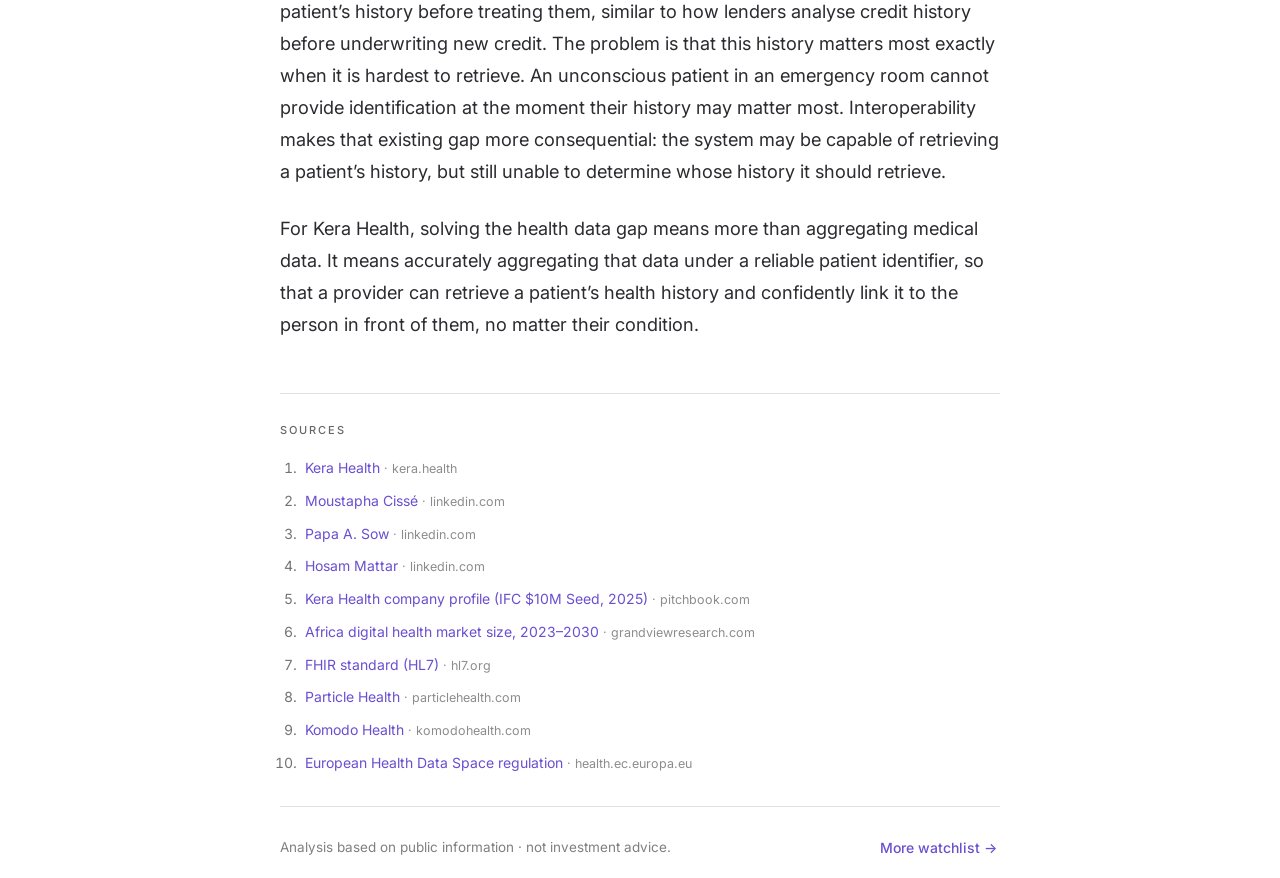
<file: posts/kera-health.html>
<!DOCTYPE html>
<html lang="en">
<head>
  <meta charset="utf-8">
  <meta name="viewport" content="width=device-width, initial-scale=1">
  <title>Kera Health: Addressing Africa&rsquo;s Healthcare Data Gap — Victor Ade-Oduntan</title>
  <meta name="description" content="Kera Health, a Senegalese venture, is building an AI platform to aggregate fragmented African medical data — and why reliable patient identity is the harder problem beneath interoperability.">
  <link rel="canonical" href="https://venture-notes.vercel.app/posts/kera-health.html">

  <meta property="og:type" content="article">
  <meta property="og:site_name" content="Victor Ade-Oduntan — Venture Notes">
  <meta property="og:title" content="Kera Health: Addressing Africa&rsquo;s Healthcare Data Gap">
  <meta property="og:description" content="A Watchlist profile of Kera Health and the patient-identity problem beneath African healthcare interoperability.">
  <meta property="og:url" content="https://venture-notes.vercel.app/posts/kera-health.html">
  <meta property="article:author" content="Victor Ade-Oduntan">
  <meta name="twitter:card" content="summary">
  <meta name="twitter:title" content="Kera Health: Addressing Africa&rsquo;s Healthcare Data Gap">
  <meta name="twitter:description" content="A Watchlist profile of Kera Health and the patient-identity problem beneath African healthcare interoperability.">

  <link rel="icon" href="../favicon.svg" type="image/svg+xml">
  <meta name="theme-color" content="#ffffff">

  <link rel="preconnect" href="https://fonts.googleapis.com">
  <link rel="preconnect" href="https://fonts.gstatic.com" crossorigin>
  <link rel="stylesheet" href="https://fonts.googleapis.com/css2?family=Inter:wght@300;400;500;600&display=swap">
  <link rel="stylesheet" href="../assets/styles.css">
</head>
<body class="theme-light">
  <a class="skip-link" href="#article-main">Skip to content</a>

  <canvas class="bg-canvas" data-orbit="article" aria-hidden="true"></canvas>
  <div class="bg-scrim bg-scrim--article" aria-hidden="true"></div>

  <header class="header header--article">
    <div class="progress-line" aria-hidden="true"></div>
    <a class="header-back" href="../index.html"><span aria-hidden="true">&larr;</span> Back</a>
    <a class="brand" href="../index.html" aria-label="Victor Ade-Oduntan, home">
      <span>Victor</span>
      <span>Ade-Oduntan</span>
    </a>
  </header>

  <article class="article" id="article-main">
    <div class="article-inner">
      <div class="eyebrow">
        <span class="eyebrow-line" aria-hidden="true"></span>
        <span class="eyebrow-text">Watchlist &middot; Healthtech</span>
      </div>
      <h1>Kera Health: Addressing Africa&rsquo;s Healthcare Data Gap</h1>
      <p class="article-byline">Victor Ade-Oduntan &middot; August 2026</p>

      <div class="article-body">
        <p class="lede" data-reveal>Africa&rsquo;s healthcare systems are becoming increasingly digital, but the data they produce remains fragmented across hospitals, laboratories, pharmacies and insurers, making it hard to build a complete picture of a patient&rsquo;s history or move that history between providers.</p>
        <p data-reveal>This is the problem <a href="https://kera.health/" target="_blank" rel="noopener">Kera Health</a>, a Senegalese venture, is trying to solve, by building an AI-powered platform that aggregates medical data and streamlines clinical and insurance workflows across Africa.</p>
        <p data-reveal>Founded in 2022 by co-founders <a href="https://www.linkedin.com/in/moustapha-cisse/" target="_blank" rel="noopener">Moustapha Ciss&eacute;</a>, <a href="https://www.linkedin.com/in/papasow/" target="_blank" rel="noopener">Papa A. Sow</a> and <a href="https://www.linkedin.com/in/hosam-mattar/" target="_blank" rel="noopener">Hosam Mattar</a>, the venture was backed by <a href="https://pitchbook.com/profiles/company/588774-16" target="_blank" rel="noopener">IFC with a $10 million Seed commitment in 2025</a>, bringing disclosed funding to $13 million, and Kera is using it to expand beyond Senegal, into a broader African digital health market projected to grow from <a href="https://www.grandviewresearch.com/industry-analysis/africa-digital-health-market-report" target="_blank" rel="noopener">$3.8 billion in 2023 to $16.6 billion by 2030</a>.</p>
        <p data-reveal>The real opportunity in making the data that Africa&rsquo;s increasingly digitising healthcare processes produce work together is something no one on the continent has solved at the scale Kera is attempting. However, the gap in healthcare data interoperability all over the globe is already attracting attention: standards such as <a href="https://www.hl7.org/fhir/" target="_blank" rel="noopener">FHIR</a>, developed by the US-based standards body HL7 but used globally, are making health data more interoperable, and companies such as <a href="https://www.particlehealth.com/" target="_blank" rel="noopener">Particle Health</a> and <a href="https://www.komodohealth.com/" target="_blank" rel="noopener">Komodo Health</a> have built businesses around connecting it. Regulation is also starting to move the same way: Europe&rsquo;s Health Data Space has mandated member states to enable interoperable <a href="https://health.ec.europa.eu/ehealth-digital-health-and-care/european-health-data-space-regulation-ehds_en" target="_blank" rel="noopener">health data exchange by 2029</a>, and even <a href="emerging-data-layer-in-healthcare.html">Africa CDC is developing a Continental Health Data Governance Framework</a>, which pushes toward interoperable systems.</p>
        <p data-reveal>The harder question is bringing together the data that already exists for each person, spread across different systems and locations under different identifiers, and matching it to one identity. A name alone cannot do this. People share the same names, and records carry different spellings. Credit bureaus in Nigeria have faced a version of this problem, and BVN is the working solution, but the fix is still incomplete. Financial institutions in Nigeria increasingly tie credit information to BVN, but a name-based search can still surface history on the same person that a BVN-generated report does not capture.</p>
        <p data-reveal>Solving identity does not end the challenge, it continues an existing one. Once interoperability works, patient history can begin to shape how care is delivered, not just how it is recorded. Healthcare professionals will increasingly need to check a patient&rsquo;s history before treating them, similar to how lenders analyse credit history before underwriting new credit. The problem is that this history matters most exactly when it is hardest to retrieve. An unconscious patient in an emergency room cannot provide identification at the moment their history may matter most. Interoperability makes that existing gap more consequential: the system may be capable of retrieving a patient&rsquo;s history, but still unable to determine whose history it should retrieve.</p>
        <p data-reveal>For Kera Health, solving the health data gap means more than aggregating medical data. It means accurately aggregating that data under a reliable patient identifier, so that a provider can retrieve a patient&rsquo;s health history and confidently link it to the person in front of them, no matter their condition.</p>
      </div>

      <section class="sources" data-reveal aria-labelledby="sources-heading">
        <h2 class="sources-title" id="sources-heading">Sources</h2>
        <ol class="sources-list">
          <li><a href="https://kera.health/" target="_blank" rel="noopener">Kera Health</a> <span class="sources-domain">kera.health</span></li>
          <li><a href="https://www.linkedin.com/in/moustapha-cisse/" target="_blank" rel="noopener">Moustapha Ciss&eacute;</a> <span class="sources-domain">linkedin.com</span></li>
          <li><a href="https://www.linkedin.com/in/papasow/" target="_blank" rel="noopener">Papa A. Sow</a> <span class="sources-domain">linkedin.com</span></li>
          <li><a href="https://www.linkedin.com/in/hosam-mattar/" target="_blank" rel="noopener">Hosam Mattar</a> <span class="sources-domain">linkedin.com</span></li>
          <li><a href="https://pitchbook.com/profiles/company/588774-16" target="_blank" rel="noopener">Kera Health company profile (IFC $10M Seed, 2025)</a> <span class="sources-domain">pitchbook.com</span></li>
          <li><a href="https://www.grandviewresearch.com/industry-analysis/africa-digital-health-market-report" target="_blank" rel="noopener">Africa digital health market size, 2023&ndash;2030</a> <span class="sources-domain">grandviewresearch.com</span></li>
          <li><a href="https://www.hl7.org/fhir/" target="_blank" rel="noopener">FHIR standard (HL7)</a> <span class="sources-domain">hl7.org</span></li>
          <li><a href="https://www.particlehealth.com/" target="_blank" rel="noopener">Particle Health</a> <span class="sources-domain">particlehealth.com</span></li>
          <li><a href="https://www.komodohealth.com/" target="_blank" rel="noopener">Komodo Health</a> <span class="sources-domain">komodohealth.com</span></li>
          <li><a href="https://health.ec.europa.eu/ehealth-digital-health-and-care/european-health-data-space-regulation-ehds_en" target="_blank" rel="noopener">European Health Data Space regulation</a> <span class="sources-domain">health.ec.europa.eu</span></li>
        </ol>
      </section>

      <div class="article-foot" data-reveal>
        <span>Analysis based on public information &middot; not investment advice.</span>
        <a class="btn-ghost" href="../index.html#watchlist">More watchlist &rarr;</a>
      </div>
    </div>
  </article>

  <script src="../assets/site.js"></script>
</body>
</html>
</file>
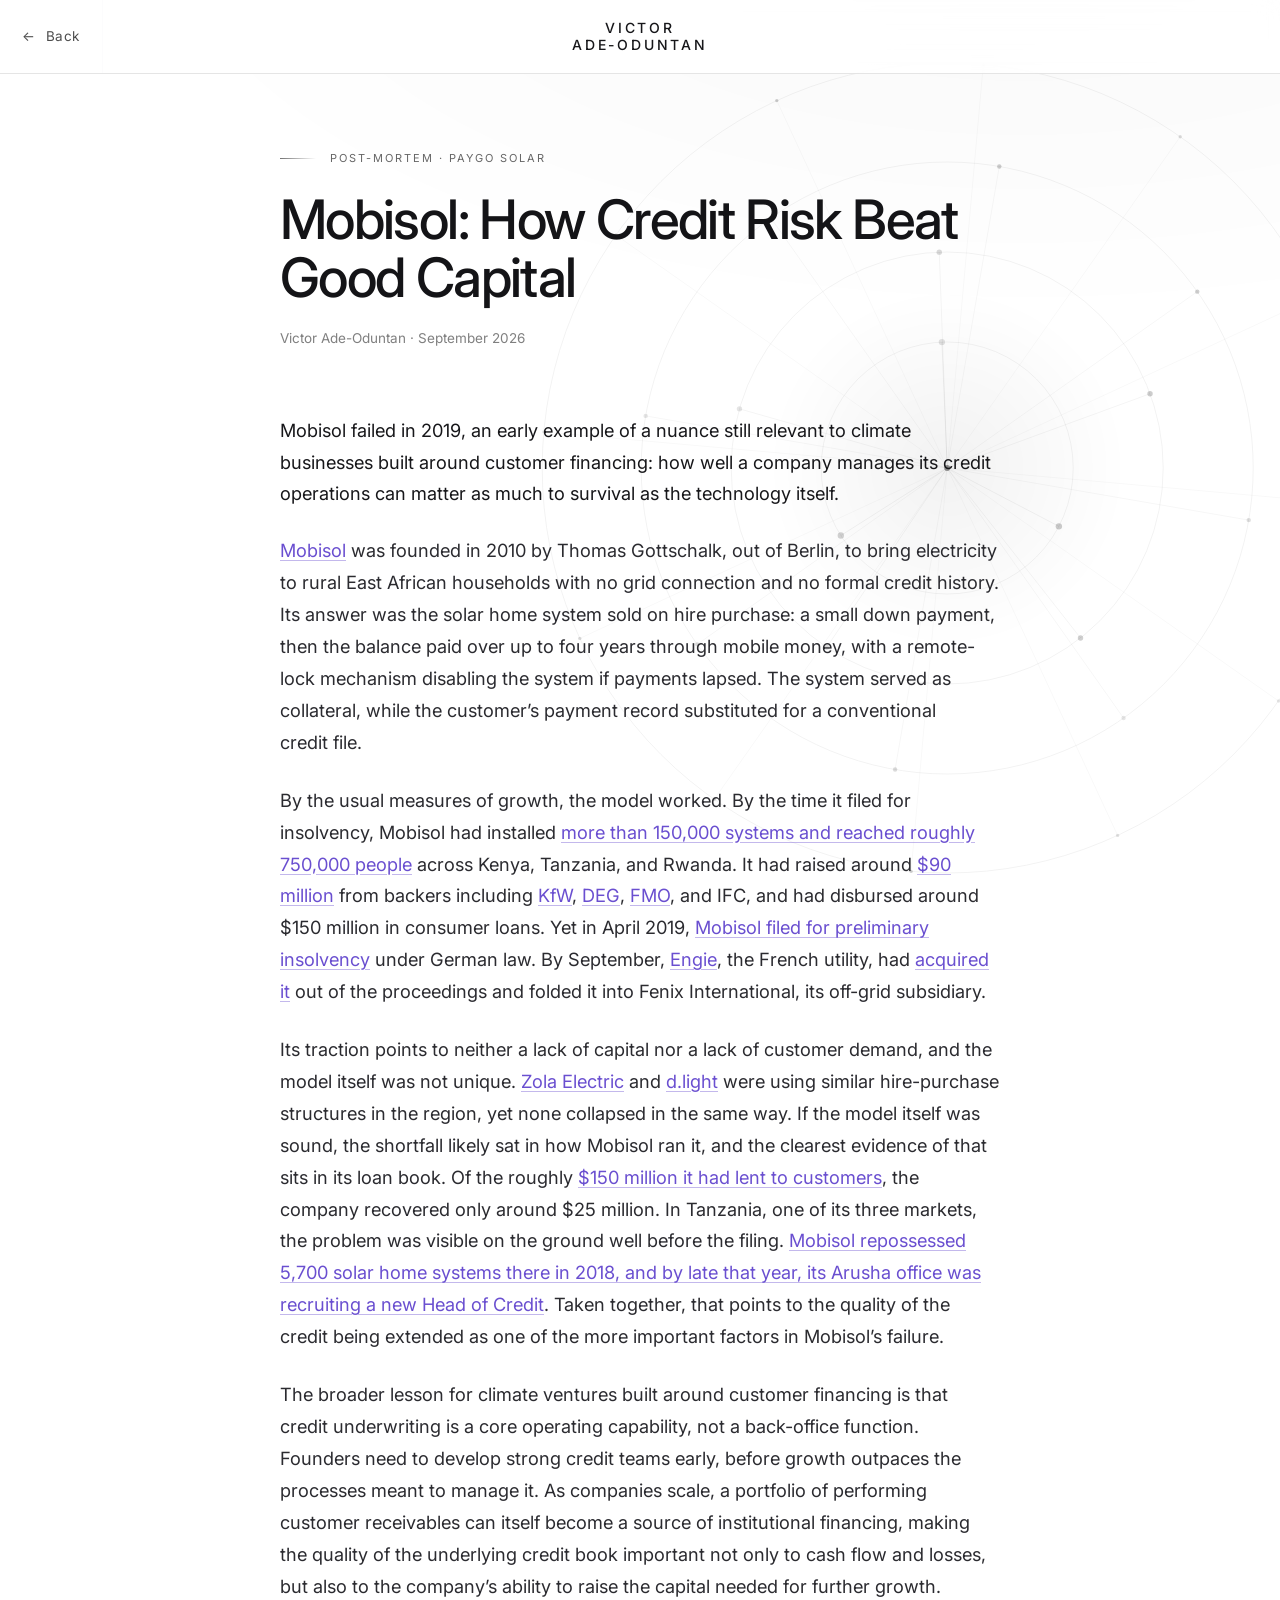
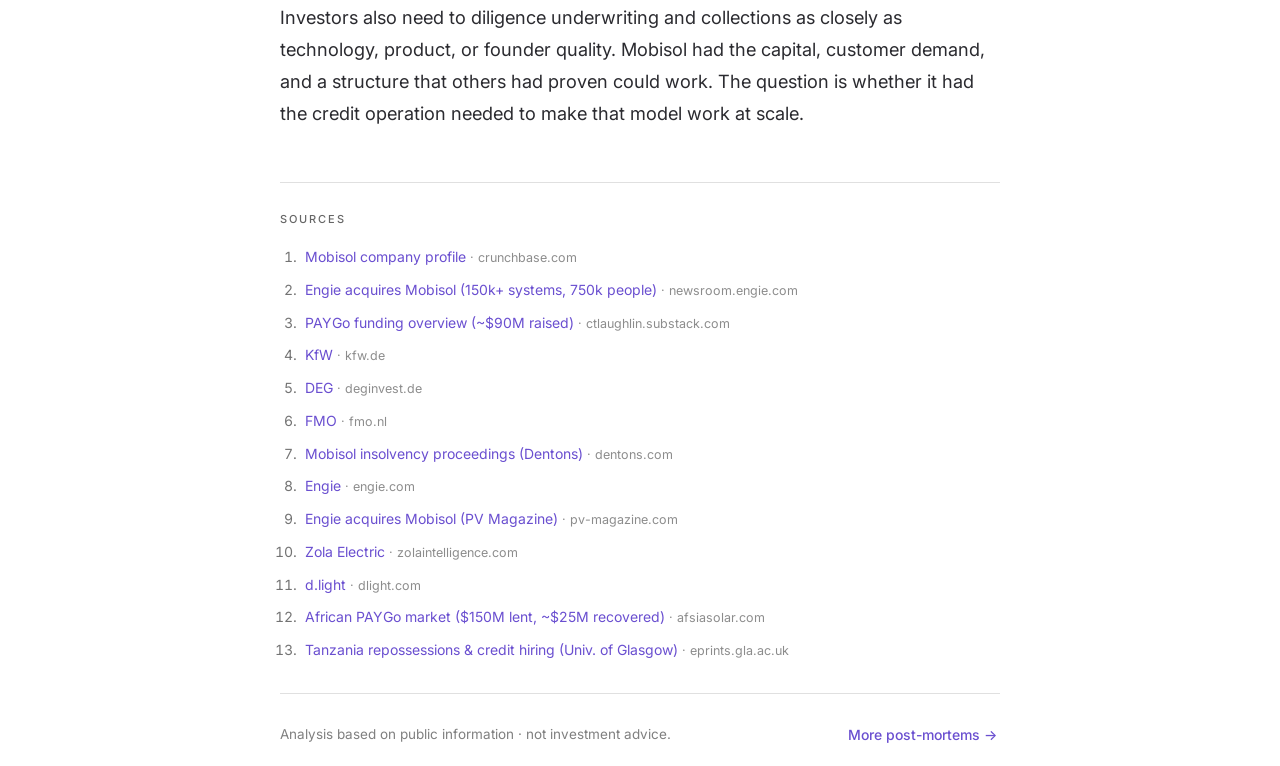
<file: posts/mobisol-credit-risk.html>
<!DOCTYPE html>
<html lang="en">
<head>
  <meta charset="utf-8">
  <meta name="viewport" content="width=device-width, initial-scale=1">
  <title>Mobisol: How Credit Risk Beat Good Capital — Victor Ade-Oduntan</title>
  <meta name="description" content="Mobisol raised ~$90M and installed 150,000+ solar home systems, yet filed for insolvency in 2019 — recovering only ~$25M of ~$150M lent. A post-mortem on credit underwriting as a core operating capability in PAYGo climate businesses.">
  <link rel="canonical" href="https://venture-notes.vercel.app/posts/mobisol-credit-risk.html">

  <meta property="og:type" content="article">
  <meta property="og:site_name" content="Victor Ade-Oduntan — Venture Notes">
  <meta property="og:title" content="Mobisol: How Credit Risk Beat Good Capital">
  <meta property="og:description" content="A post-mortem on Mobisol: how the quality of its credit book, not capital or technology, drove its 2019 insolvency.">
  <meta property="og:url" content="https://venture-notes.vercel.app/posts/mobisol-credit-risk.html">
  <meta property="article:author" content="Victor Ade-Oduntan">
  <meta name="twitter:card" content="summary">
  <meta name="twitter:title" content="Mobisol: How Credit Risk Beat Good Capital">
  <meta name="twitter:description" content="A post-mortem on Mobisol: how the quality of its credit book, not capital or technology, drove its 2019 insolvency.">

  <link rel="icon" href="../favicon.svg" type="image/svg+xml">
  <meta name="theme-color" content="#ffffff">

  <link rel="preconnect" href="https://fonts.googleapis.com">
  <link rel="preconnect" href="https://fonts.gstatic.com" crossorigin>
  <link rel="stylesheet" href="https://fonts.googleapis.com/css2?family=Inter:wght@300;400;500;600&display=swap">
  <link rel="stylesheet" href="../assets/styles.css">
</head>
<body class="theme-light">
  <a class="skip-link" href="#article-main">Skip to content</a>

  <canvas class="bg-canvas" data-orbit="article" aria-hidden="true"></canvas>
  <div class="bg-scrim bg-scrim--article" aria-hidden="true"></div>

  <header class="header header--article">
    <div class="progress-line" aria-hidden="true"></div>
    <a class="header-back" href="../index.html"><span aria-hidden="true">&larr;</span> Back</a>
    <a class="brand" href="../index.html" aria-label="Victor Ade-Oduntan, home">
      <span>Victor</span>
      <span>Ade-Oduntan</span>
    </a>
  </header>

  <article class="article" id="article-main">
    <div class="article-inner">
      <div class="eyebrow">
        <span class="eyebrow-line" aria-hidden="true"></span>
        <span class="eyebrow-text">Post-Mortem &middot; PAYGo Solar</span>
      </div>
      <h1>Mobisol: How Credit Risk Beat Good Capital</h1>
      <p class="article-byline">Victor Ade-Oduntan &middot; September 2026</p>

      <div class="article-body">
        <p class="lede" data-reveal>Mobisol failed in 2019, an early example of a nuance still relevant to climate businesses built around customer financing: how well a company manages its credit operations can matter as much to survival as the technology itself.</p>
        <p data-reveal><a href="https://www.crunchbase.com/organization/mobisol" target="_blank" rel="noopener">Mobisol</a> was founded in 2010 by Thomas Gottschalk, out of Berlin, to bring electricity to rural East African households with no grid connection and no formal credit history. Its answer was the solar home system sold on hire purchase: a small down payment, then the balance paid over up to four years through mobile money, with a remote-lock mechanism disabling the system if payments lapsed. The system served as collateral, while the customer&rsquo;s payment record substituted for a conventional credit file.</p>
        <p data-reveal>By the usual measures of growth, the model worked. By the time it filed for insolvency, Mobisol had installed <a href="https://en.newsroom.engie.com/news/engie-acquires-mobisol-and-becomes-market-leader-in-the-off-grid-solar-in-africa-7a38-314df.html" target="_blank" rel="noopener">more than 150,000 systems and reached roughly 750,000 people</a> across Kenya, Tanzania, and Rwanda. It had raised around <a href="https://ctlaughlin.substack.com/p/sas-yellow-lands-series-c-as-payg" target="_blank" rel="noopener">$90 million</a> from backers including <a href="https://www.kfw.de/kfw.de.html" target="_blank" rel="noopener">KfW</a>, <a href="https://www.deginvest.de/" target="_blank" rel="noopener">DEG</a>, <a href="https://www.fmo.nl/" target="_blank" rel="noopener">FMO</a>, and IFC, and had disbursed around $150 million in consumer loans. Yet in April 2019, <a href="https://www.dentons.com/en/about-dentons/news-events-and-awards/news/2019/april/dentons-advises-solar-system-manufacturer-mobisol-on-insolvency-proceedings-in-self-administration" target="_blank" rel="noopener">Mobisol filed for preliminary insolvency</a> under German law. By September, <a href="https://www.engie.com/en/" target="_blank" rel="noopener">Engie</a>, the French utility, had <a href="https://www.pv-magazine.com/2019/09/03/engie-expands-presence-in-africa-with-acquisition-of-mobisol/" target="_blank" rel="noopener">acquired it</a> out of the proceedings and folded it into Fenix International, its off-grid subsidiary.</p>
        <p data-reveal>Its traction points to neither a lack of capital nor a lack of customer demand, and the model itself was not unique. <a href="https://zolaintelligence.com/" target="_blank" rel="noopener">Zola Electric</a> and <a href="https://www.dlight.com/" target="_blank" rel="noopener">d.light</a> were using similar hire-purchase structures in the region, yet none collapsed in the same way. If the model itself was sound, the shortfall likely sat in how Mobisol ran it, and the clearest evidence of that sits in its loan book. Of the roughly <a href="https://www.afsiasolar.com/sharp-selling-claims-fail-to-take-the-shine-off-african-paygo-market/" target="_blank" rel="noopener">$150 million it had lent to customers</a>, the company recovered only around $25 million. In Tanzania, one of its three markets, the problem was visible on the ground well before the filing. <a href="https://eprints.gla.ac.uk/322566/1/322566.pdf" target="_blank" rel="noopener">Mobisol repossessed 5,700 solar home systems there in 2018, and by late that year, its Arusha office was recruiting a new Head of Credit</a>. Taken together, that points to the quality of the credit being extended as one of the more important factors in Mobisol&rsquo;s failure.</p>
        <p data-reveal>The broader lesson for climate ventures built around customer financing is that credit underwriting is a core operating capability, not a back-office function. Founders need to develop strong credit teams early, before growth outpaces the processes meant to manage it. As companies scale, a portfolio of performing customer receivables can itself become a source of institutional financing, making the quality of the underlying credit book important not only to cash flow and losses, but also to the company&rsquo;s ability to raise the capital needed for further growth. Investors also need to diligence underwriting and collections as closely as technology, product, or founder quality. Mobisol had the capital, customer demand, and a structure that others had proven could work. The question is whether it had the credit operation needed to make that model work at scale.</p>
      </div>

      <section class="sources" data-reveal aria-labelledby="sources-heading">
        <h2 class="sources-title" id="sources-heading">Sources</h2>
        <ol class="sources-list">
          <li><a href="https://www.crunchbase.com/organization/mobisol" target="_blank" rel="noopener">Mobisol company profile</a> <span class="sources-domain">crunchbase.com</span></li>
          <li><a href="https://en.newsroom.engie.com/news/engie-acquires-mobisol-and-becomes-market-leader-in-the-off-grid-solar-in-africa-7a38-314df.html" target="_blank" rel="noopener">Engie acquires Mobisol (150k+ systems, 750k people)</a> <span class="sources-domain">newsroom.engie.com</span></li>
          <li><a href="https://ctlaughlin.substack.com/p/sas-yellow-lands-series-c-as-payg" target="_blank" rel="noopener">PAYGo funding overview (~$90M raised)</a> <span class="sources-domain">ctlaughlin.substack.com</span></li>
          <li><a href="https://www.kfw.de/kfw.de.html" target="_blank" rel="noopener">KfW</a> <span class="sources-domain">kfw.de</span></li>
          <li><a href="https://www.deginvest.de/" target="_blank" rel="noopener">DEG</a> <span class="sources-domain">deginvest.de</span></li>
          <li><a href="https://www.fmo.nl/" target="_blank" rel="noopener">FMO</a> <span class="sources-domain">fmo.nl</span></li>
          <li><a href="https://www.dentons.com/en/about-dentons/news-events-and-awards/news/2019/april/dentons-advises-solar-system-manufacturer-mobisol-on-insolvency-proceedings-in-self-administration" target="_blank" rel="noopener">Mobisol insolvency proceedings (Dentons)</a> <span class="sources-domain">dentons.com</span></li>
          <li><a href="https://www.engie.com/en/" target="_blank" rel="noopener">Engie</a> <span class="sources-domain">engie.com</span></li>
          <li><a href="https://www.pv-magazine.com/2019/09/03/engie-expands-presence-in-africa-with-acquisition-of-mobisol/" target="_blank" rel="noopener">Engie acquires Mobisol (PV Magazine)</a> <span class="sources-domain">pv-magazine.com</span></li>
          <li><a href="https://zolaintelligence.com/" target="_blank" rel="noopener">Zola Electric</a> <span class="sources-domain">zolaintelligence.com</span></li>
          <li><a href="https://www.dlight.com/" target="_blank" rel="noopener">d.light</a> <span class="sources-domain">dlight.com</span></li>
          <li><a href="https://www.afsiasolar.com/sharp-selling-claims-fail-to-take-the-shine-off-african-paygo-market/" target="_blank" rel="noopener">African PAYGo market ($150M lent, ~$25M recovered)</a> <span class="sources-domain">afsiasolar.com</span></li>
          <li><a href="https://eprints.gla.ac.uk/322566/1/322566.pdf" target="_blank" rel="noopener">Tanzania repossessions &amp; credit hiring (Univ. of Glasgow)</a> <span class="sources-domain">eprints.gla.ac.uk</span></li>
        </ol>
      </section>

      <div class="article-foot" data-reveal>
        <span>Analysis based on public information &middot; not investment advice.</span>
        <a class="btn-ghost" href="../index.html#postmortems">More post-mortems &rarr;</a>
      </div>
    </div>
  </article>

  <script src="../assets/site.js"></script>
</body>
</html>
</file>
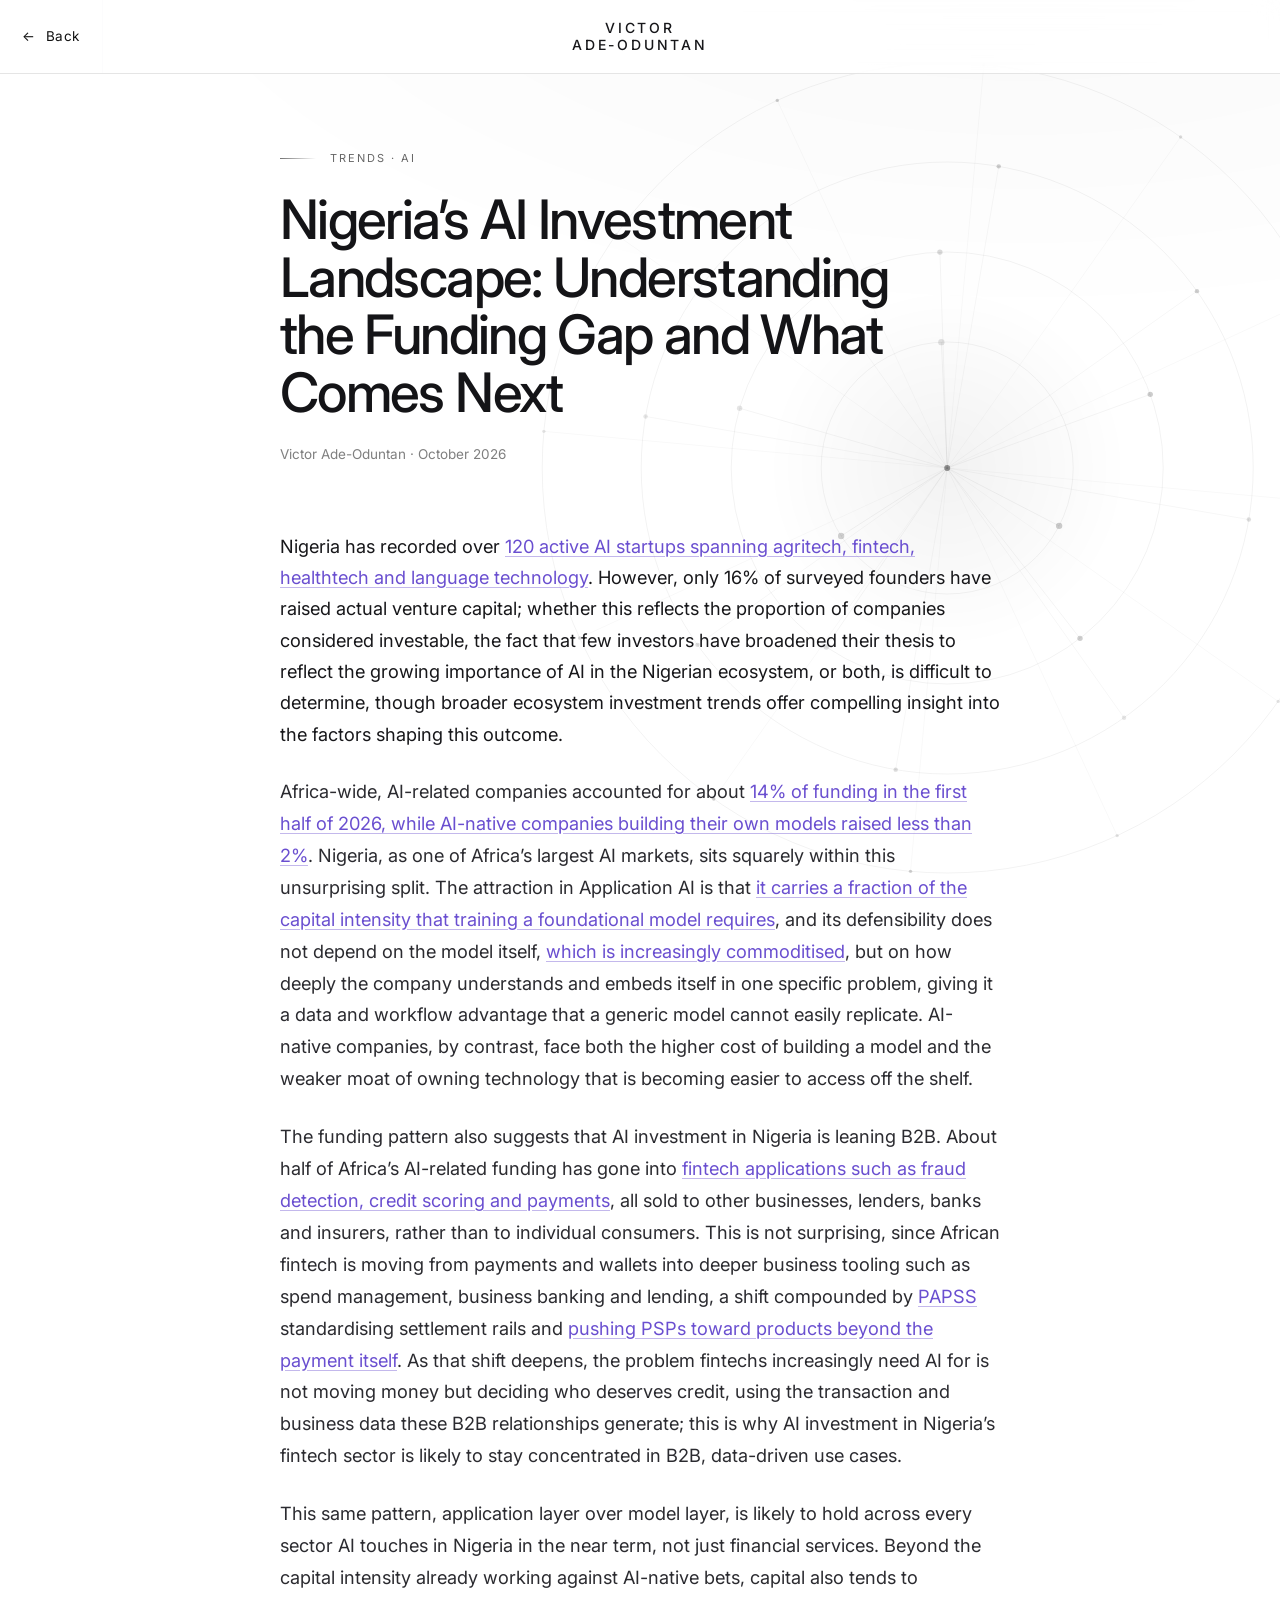
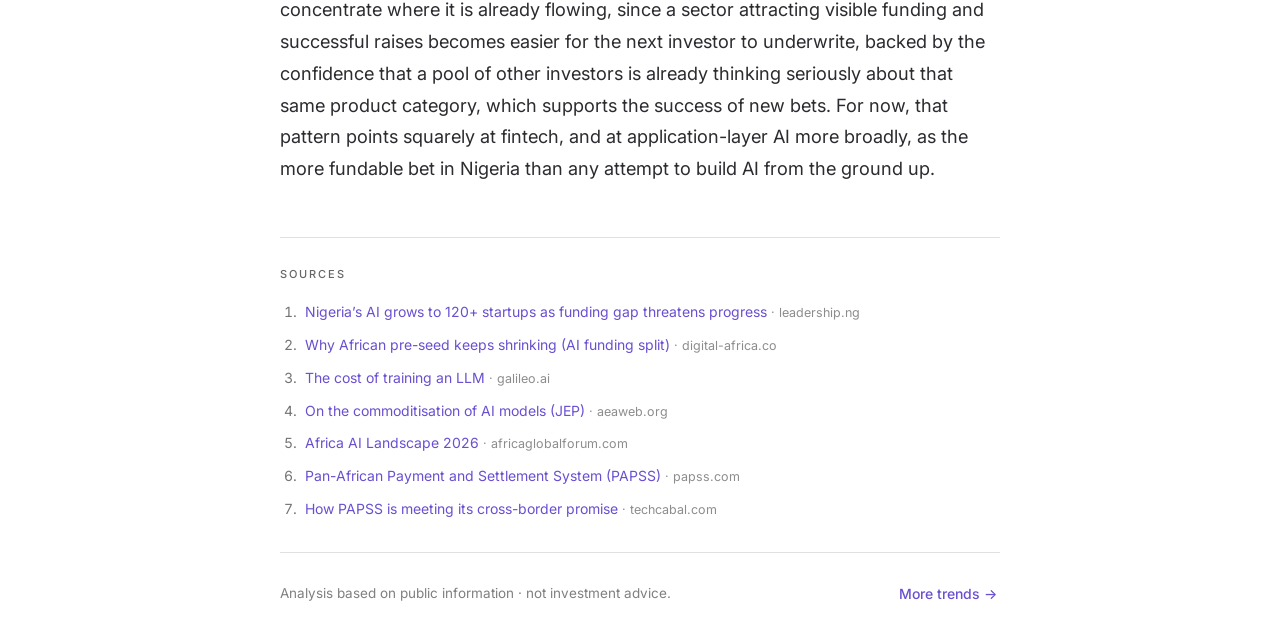
<file: posts/nigeria-ai-investment-landscape.html>
<!DOCTYPE html>
<html lang="en">
<head>
  <meta charset="utf-8">
  <meta name="viewport" content="width=device-width, initial-scale=1">
  <title>Nigeria&rsquo;s AI Investment Landscape: The Funding Gap and What Comes Next — Victor Ade-Oduntan</title>
  <meta name="description" content="Nigeria has 120+ AI startups but only 16% of founders have raised VC. Why capital favors application-layer AI over model-building — and stays concentrated in B2B, data-driven fintech.">
  <link rel="canonical" href="https://venture-notes.vercel.app/posts/nigeria-ai-investment-landscape.html">

  <meta property="og:type" content="article">
  <meta property="og:site_name" content="Victor Ade-Oduntan — Venture Notes">
  <meta property="og:title" content="Nigeria&rsquo;s AI Investment Landscape: The Funding Gap and What Comes Next">
  <meta property="og:description" content="Why capital in Nigeria's AI ecosystem favors application-layer AI over model-building, and stays concentrated in B2B fintech.">
  <meta property="og:url" content="https://venture-notes.vercel.app/posts/nigeria-ai-investment-landscape.html">
  <meta property="article:author" content="Victor Ade-Oduntan">
  <meta name="twitter:card" content="summary">
  <meta name="twitter:title" content="Nigeria&rsquo;s AI Investment Landscape: The Funding Gap and What Comes Next">
  <meta name="twitter:description" content="Why capital in Nigeria's AI ecosystem favors application-layer AI over model-building, and stays concentrated in B2B fintech.">

  <link rel="icon" href="../favicon.svg" type="image/svg+xml">
  <meta name="theme-color" content="#ffffff">

  <link rel="preconnect" href="https://fonts.googleapis.com">
  <link rel="preconnect" href="https://fonts.gstatic.com" crossorigin>
  <link rel="stylesheet" href="https://fonts.googleapis.com/css2?family=Inter:wght@300;400;500;600&display=swap">
  <link rel="stylesheet" href="../assets/styles.css">
</head>
<body class="theme-light">
  <a class="skip-link" href="#article-main">Skip to content</a>

  <canvas class="bg-canvas" data-orbit="article" aria-hidden="true"></canvas>
  <div class="bg-scrim bg-scrim--article" aria-hidden="true"></div>

  <header class="header header--article">
    <div class="progress-line" aria-hidden="true"></div>
    <a class="header-back" href="../index.html"><span aria-hidden="true">&larr;</span> Back</a>
    <a class="brand" href="../index.html" aria-label="Victor Ade-Oduntan, home">
      <span>Victor</span>
      <span>Ade-Oduntan</span>
    </a>
  </header>

  <article class="article" id="article-main">
    <div class="article-inner">
      <div class="eyebrow">
        <span class="eyebrow-line" aria-hidden="true"></span>
        <span class="eyebrow-text">Trends &middot; AI</span>
      </div>
      <h1>Nigeria&rsquo;s AI Investment Landscape: Understanding the Funding Gap and What Comes Next</h1>
      <p class="article-byline">Victor Ade-Oduntan &middot; October 2026</p>

      <div class="article-body">
        <p class="lede" data-reveal>Nigeria has recorded over <a href="https://leadership.ng/nigerias-ai-grows-to-over-120-startups-as-funding-gap-threatens-progress/" target="_blank" rel="noopener">120 active AI startups spanning agritech, fintech, healthtech and language technology</a>. However, only 16% of surveyed founders have raised actual venture capital; whether this reflects the proportion of companies considered investable, the fact that few investors have broadened their thesis to reflect the growing importance of AI in the Nigerian ecosystem, or both, is difficult to determine, though broader ecosystem investment trends offer compelling insight into the factors shaping this outcome.</p>
        <p data-reveal>Africa-wide, AI-related companies accounted for about <a href="https://digital-africa.co/blog/why-african-pre-seed-keeps-shrinking-gregroire-de-padirac" target="_blank" rel="noopener">14% of funding in the first half of 2026, while AI-native companies building their own models raised less than 2%</a>. Nigeria, as one of Africa&rsquo;s largest AI markets, sits squarely within this unsurprising split. The attraction in Application AI is that <a href="https://galileo.ai/blog/llm-model-training-cost" target="_blank" rel="noopener">it carries a fraction of the capital intensity that training a foundational model requires</a>, and its defensibility does not depend on the model itself, <a href="https://www.aeaweb.org/articles?id=10.1257%2Fjep.20261506" target="_blank" rel="noopener">which is increasingly commoditised</a>, but on how deeply the company understands and embeds itself in one specific problem, giving it a data and workflow advantage that a generic model cannot easily replicate. AI-native companies, by contrast, face both the higher cost of building a model and the weaker moat of owning technology that is becoming easier to access off the shelf.</p>
        <p data-reveal>The funding pattern also suggests that AI investment in Nigeria is leaning B2B. About half of Africa&rsquo;s AI-related funding has gone into <a href="https://africaglobalforum.com/reports/africa-ai-landscape-2026/" target="_blank" rel="noopener">fintech applications such as fraud detection, credit scoring and payments</a>, all sold to other businesses, lenders, banks and insurers, rather than to individual consumers. This is not surprising, since African fintech is moving from payments and wallets into deeper business tooling such as spend management, business banking and lending, a shift compounded by <a href="https://papss.com/" target="_blank" rel="noopener">PAPSS</a> standardising settlement rails and <a href="https://techcabal.com/2026/03/31/how-papss-is-meeting-cross-border-promise-four-years-on/" target="_blank" rel="noopener">pushing PSPs toward products beyond the payment itself</a>. As that shift deepens, the problem fintechs increasingly need AI for is not moving money but deciding who deserves credit, using the transaction and business data these B2B relationships generate; this is why AI investment in Nigeria&rsquo;s fintech sector is likely to stay concentrated in B2B, data-driven use cases.</p>
        <p data-reveal>This same pattern, application layer over model layer, is likely to hold across every sector AI touches in Nigeria in the near term, not just financial services. Beyond the capital intensity already working against AI-native bets, capital also tends to concentrate where it is already flowing, since a sector attracting visible funding and successful raises becomes easier for the next investor to underwrite, backed by the confidence that a pool of other investors is already thinking seriously about that same product category, which supports the success of new bets. For now, that pattern points squarely at fintech, and at application-layer AI more broadly, as the more fundable bet in Nigeria than any attempt to build AI from the ground up.</p>
      </div>

      <section class="sources" data-reveal aria-labelledby="sources-heading">
        <h2 class="sources-title" id="sources-heading">Sources</h2>
        <ol class="sources-list">
          <li><a href="https://leadership.ng/nigerias-ai-grows-to-over-120-startups-as-funding-gap-threatens-progress/" target="_blank" rel="noopener">Nigeria&rsquo;s AI grows to 120+ startups as funding gap threatens progress</a> <span class="sources-domain">leadership.ng</span></li>
          <li><a href="https://digital-africa.co/blog/why-african-pre-seed-keeps-shrinking-gregroire-de-padirac" target="_blank" rel="noopener">Why African pre-seed keeps shrinking (AI funding split)</a> <span class="sources-domain">digital-africa.co</span></li>
          <li><a href="https://galileo.ai/blog/llm-model-training-cost" target="_blank" rel="noopener">The cost of training an LLM</a> <span class="sources-domain">galileo.ai</span></li>
          <li><a href="https://www.aeaweb.org/articles?id=10.1257%2Fjep.20261506" target="_blank" rel="noopener">On the commoditisation of AI models (JEP)</a> <span class="sources-domain">aeaweb.org</span></li>
          <li><a href="https://africaglobalforum.com/reports/africa-ai-landscape-2026/" target="_blank" rel="noopener">Africa AI Landscape 2026</a> <span class="sources-domain">africaglobalforum.com</span></li>
          <li><a href="https://papss.com/" target="_blank" rel="noopener">Pan-African Payment and Settlement System (PAPSS)</a> <span class="sources-domain">papss.com</span></li>
          <li><a href="https://techcabal.com/2026/03/31/how-papss-is-meeting-cross-border-promise-four-years-on/" target="_blank" rel="noopener">How PAPSS is meeting its cross-border promise</a> <span class="sources-domain">techcabal.com</span></li>
        </ol>
      </section>

      <div class="article-foot" data-reveal>
        <span>Analysis based on public information &middot; not investment advice.</span>
        <a class="btn-ghost" href="../index.html#trends">More trends &rarr;</a>
      </div>
    </div>
  </article>

  <script src="../assets/site.js"></script>
</body>
</html>
</file>
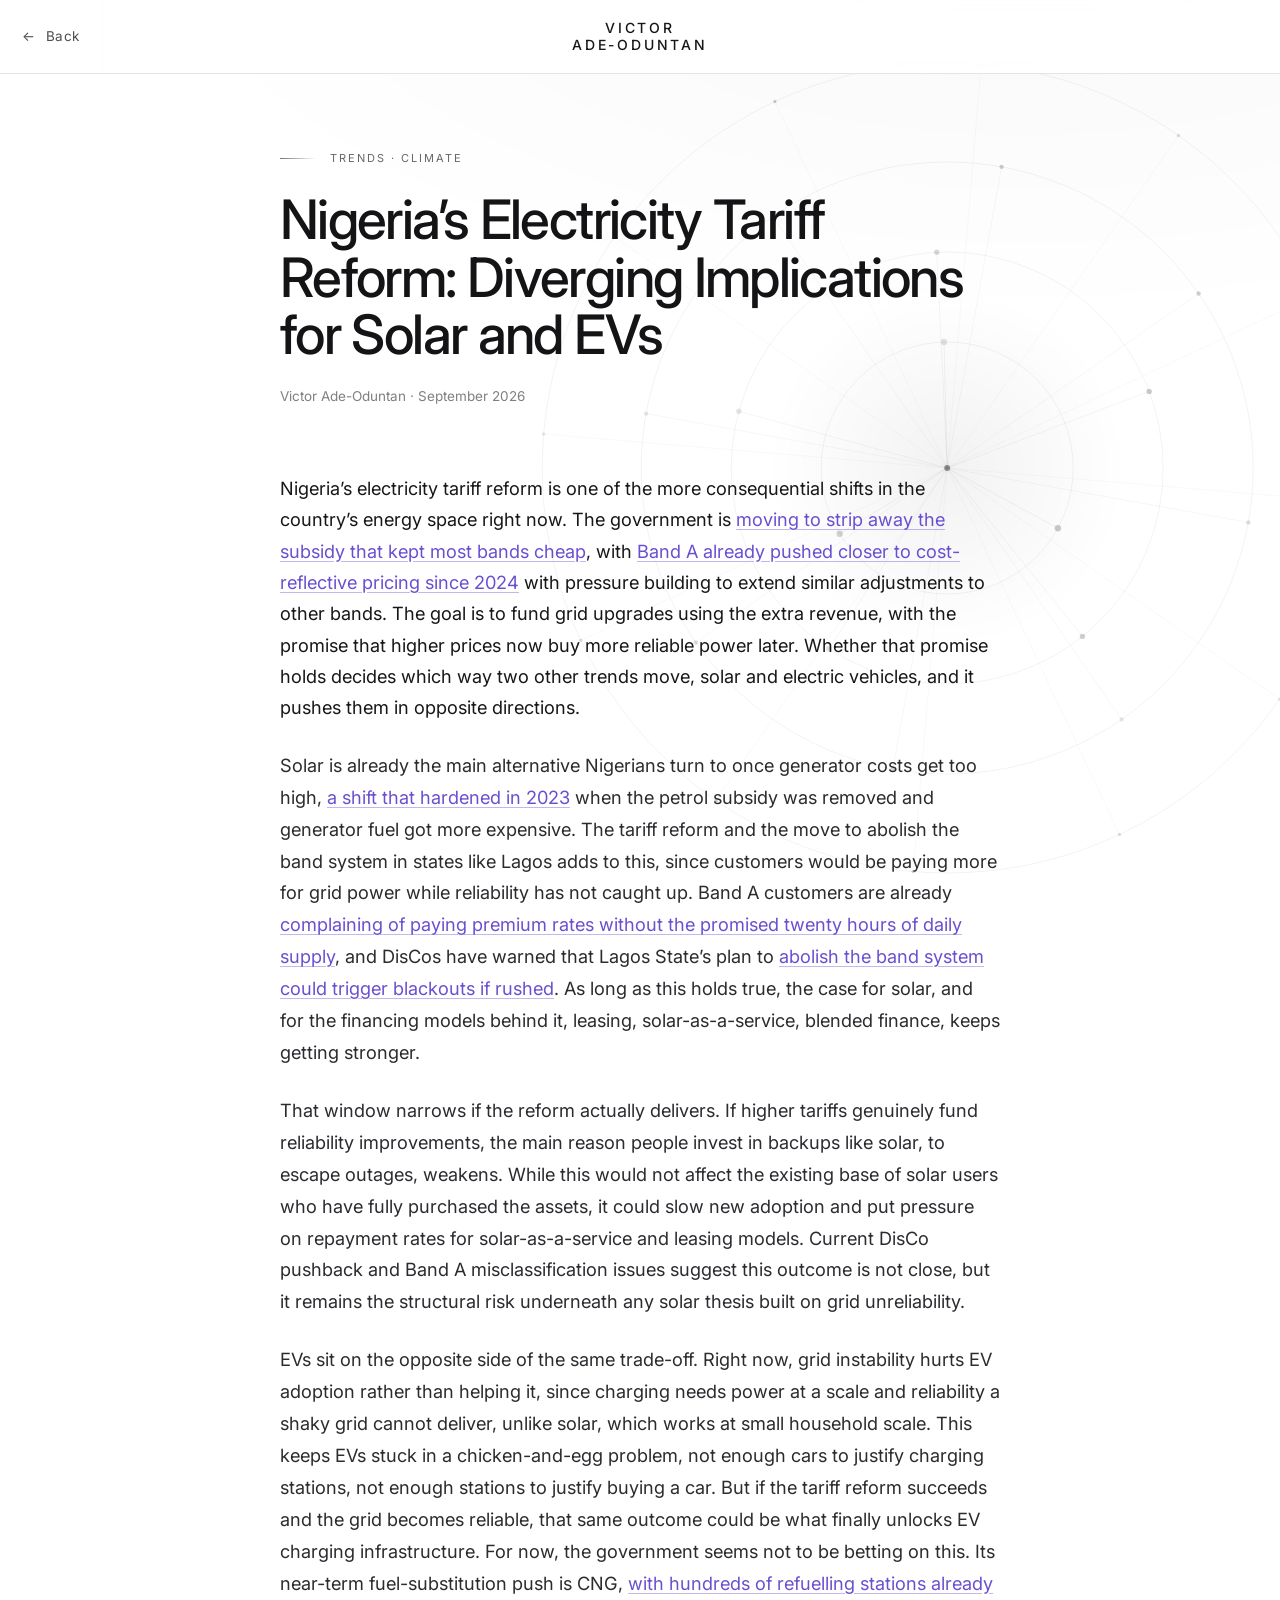
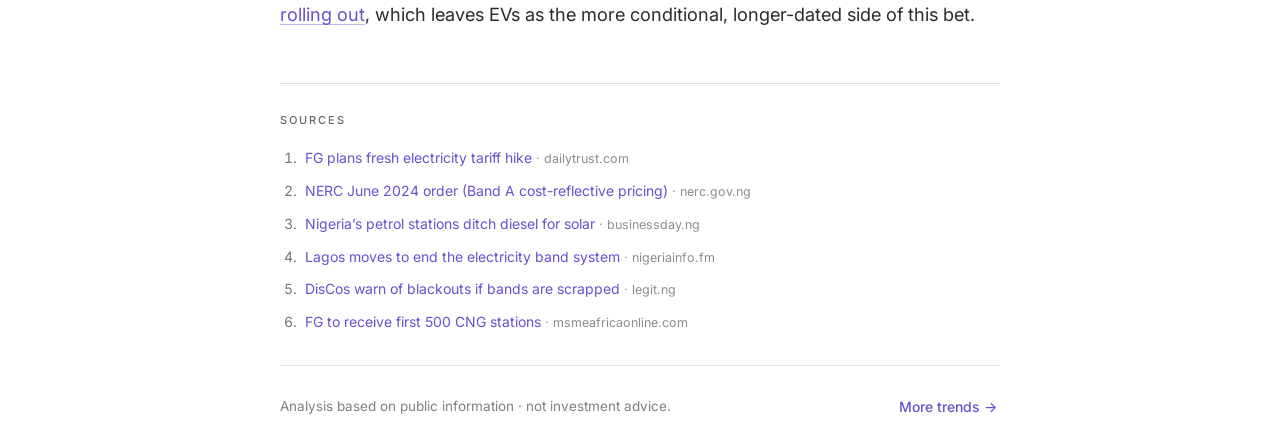
<file: posts/nigeria-electricity-tariff-reform.html>
<!DOCTYPE html>
<html lang="en">
<head>
  <meta charset="utf-8">
  <meta name="viewport" content="width=device-width, initial-scale=1">
  <title>Nigeria&rsquo;s Electricity Tariff Reform: Diverging Implications for Solar and EVs — Victor Ade-Oduntan</title>
  <meta name="description" content="Nigeria is stripping electricity subsidies and pushing Band A toward cost-reflective pricing. Whether the reform delivers reliability sets opposite fates for solar (a near-term winner) and EVs (a longer-dated, grid-dependent bet).">
  <link rel="canonical" href="https://venture-notes.vercel.app/posts/nigeria-electricity-tariff-reform.html">

  <meta property="og:type" content="article">
  <meta property="og:site_name" content="Victor Ade-Oduntan — Venture Notes">
  <meta property="og:title" content="Nigeria&rsquo;s Electricity Tariff Reform: Diverging Implications for Solar and EVs">
  <meta property="og:description" content="Why Nigeria's electricity tariff reform strengthens the solar thesis in the near term while leaving EVs as the conditional, longer-dated bet.">
  <meta property="og:url" content="https://venture-notes.vercel.app/posts/nigeria-electricity-tariff-reform.html">
  <meta property="article:author" content="Victor Ade-Oduntan">
  <meta name="twitter:card" content="summary">
  <meta name="twitter:title" content="Nigeria&rsquo;s Electricity Tariff Reform: Diverging Implications for Solar and EVs">
  <meta name="twitter:description" content="Why Nigeria's electricity tariff reform strengthens the solar thesis in the near term while leaving EVs as the conditional, longer-dated bet.">

  <link rel="icon" href="../favicon.svg" type="image/svg+xml">
  <meta name="theme-color" content="#ffffff">

  <link rel="preconnect" href="https://fonts.googleapis.com">
  <link rel="preconnect" href="https://fonts.gstatic.com" crossorigin>
  <link rel="stylesheet" href="https://fonts.googleapis.com/css2?family=Inter:wght@300;400;500;600&display=swap">
  <link rel="stylesheet" href="../assets/styles.css">
</head>
<body class="theme-light">
  <a class="skip-link" href="#article-main">Skip to content</a>

  <canvas class="bg-canvas" data-orbit="article" aria-hidden="true"></canvas>
  <div class="bg-scrim bg-scrim--article" aria-hidden="true"></div>

  <header class="header header--article">
    <div class="progress-line" aria-hidden="true"></div>
    <a class="header-back" href="../index.html"><span aria-hidden="true">&larr;</span> Back</a>
    <a class="brand" href="../index.html" aria-label="Victor Ade-Oduntan, home">
      <span>Victor</span>
      <span>Ade-Oduntan</span>
    </a>
  </header>

  <article class="article" id="article-main">
    <div class="article-inner">
      <div class="eyebrow">
        <span class="eyebrow-line" aria-hidden="true"></span>
        <span class="eyebrow-text">Trends &middot; Climate</span>
      </div>
      <h1>Nigeria&rsquo;s Electricity Tariff Reform: Diverging Implications for Solar and EVs</h1>
      <p class="article-byline">Victor Ade-Oduntan &middot; September 2026</p>

      <div class="article-body">
        <p class="lede" data-reveal>Nigeria&rsquo;s electricity tariff reform is one of the more consequential shifts in the country&rsquo;s energy space right now. The government is <a href="https://dailytrust.com/fg-plans-fresh-electricity-tariff-hike/" target="_blank" rel="noopener">moving to strip away the subsidy that kept most bands cheap</a>, with <a href="https://nerc.gov.ng/wp-content/uploads/2024/06/IE_June-2024.pdf" target="_blank" rel="noopener">Band A already pushed closer to cost-reflective pricing since 2024</a> with pressure building to extend similar adjustments to other bands. The goal is to fund grid upgrades using the extra revenue, with the promise that higher prices now buy more reliable power later. Whether that promise holds decides which way two other trends move, solar and electric vehicles, and it pushes them in opposite directions.</p>
        <p data-reveal>Solar is already the main alternative Nigerians turn to once generator costs get too high, <a href="https://businessday.ng/energy/article/nigerias-petrol-stations-are-ditching-diesel-solar-is-moving-in/" target="_blank" rel="noopener">a shift that hardened in 2023</a> when the petrol subsidy was removed and generator fuel got more expensive. The tariff reform and the move to abolish the band system in states like Lagos adds to this, since customers would be paying more for grid power while reliability has not caught up. Band A customers are already <a href="https://www.nigeriainfo.fm/news/national/lagos-moves-to-end-electricity-band-system/" target="_blank" rel="noopener">complaining of paying premium rates without the promised twenty hours of daily supply</a>, and DisCos have warned that Lagos State&rsquo;s plan to <a href="https://www.legit.ng/business-economy/energy/1711066-lagos-moves-scrap-band-a-b-electricity-tariffs-discos-warn-blackouts-consumer-crisis/" target="_blank" rel="noopener">abolish the band system could trigger blackouts if rushed</a>. As long as this holds true, the case for solar, and for the financing models behind it, leasing, solar-as-a-service, blended finance, keeps getting stronger.</p>
        <p data-reveal>That window narrows if the reform actually delivers. If higher tariffs genuinely fund reliability improvements, the main reason people invest in backups like solar, to escape outages, weakens. While this would not affect the existing base of solar users who have fully purchased the assets, it could slow new adoption and put pressure on repayment rates for solar-as-a-service and leasing models. Current DisCo pushback and Band A misclassification issues suggest this outcome is not close, but it remains the structural risk underneath any solar thesis built on grid unreliability.</p>
        <p data-reveal>EVs sit on the opposite side of the same trade-off. Right now, grid instability hurts EV adoption rather than helping it, since charging needs power at a scale and reliability a shaky grid cannot deliver, unlike solar, which works at small household scale. This keeps EVs stuck in a chicken-and-egg problem, not enough cars to justify charging stations, not enough stations to justify buying a car. But if the tariff reform succeeds and the grid becomes reliable, that same outcome could be what finally unlocks EV charging infrastructure. For now, the government seems not to be betting on this. Its near-term fuel-substitution push is CNG, <a href="https://msmeafricaonline.com/fg-to-receive-first-500-cng-stations-by-october-presidency-says/" target="_blank" rel="noopener">with hundreds of refuelling stations already rolling out</a>, which leaves EVs as the more conditional, longer-dated side of this bet.</p>
      </div>

      <section class="sources" data-reveal aria-labelledby="sources-heading">
        <h2 class="sources-title" id="sources-heading">Sources</h2>
        <ol class="sources-list">
          <li><a href="https://dailytrust.com/fg-plans-fresh-electricity-tariff-hike/" target="_blank" rel="noopener">FG plans fresh electricity tariff hike</a> <span class="sources-domain">dailytrust.com</span></li>
          <li><a href="https://nerc.gov.ng/wp-content/uploads/2024/06/IE_June-2024.pdf" target="_blank" rel="noopener">NERC June 2024 order (Band A cost-reflective pricing)</a> <span class="sources-domain">nerc.gov.ng</span></li>
          <li><a href="https://businessday.ng/energy/article/nigerias-petrol-stations-are-ditching-diesel-solar-is-moving-in/" target="_blank" rel="noopener">Nigeria&rsquo;s petrol stations ditch diesel for solar</a> <span class="sources-domain">businessday.ng</span></li>
          <li><a href="https://www.nigeriainfo.fm/news/national/lagos-moves-to-end-electricity-band-system/" target="_blank" rel="noopener">Lagos moves to end the electricity band system</a> <span class="sources-domain">nigeriainfo.fm</span></li>
          <li><a href="https://www.legit.ng/business-economy/energy/1711066-lagos-moves-scrap-band-a-b-electricity-tariffs-discos-warn-blackouts-consumer-crisis/" target="_blank" rel="noopener">DisCos warn of blackouts if bands are scrapped</a> <span class="sources-domain">legit.ng</span></li>
          <li><a href="https://msmeafricaonline.com/fg-to-receive-first-500-cng-stations-by-october-presidency-says/" target="_blank" rel="noopener">FG to receive first 500 CNG stations</a> <span class="sources-domain">msmeafricaonline.com</span></li>
        </ol>
      </section>

      <div class="article-foot" data-reveal>
        <span>Analysis based on public information &middot; not investment advice.</span>
        <a class="btn-ghost" href="../index.html#trends">More trends &rarr;</a>
      </div>
    </div>
  </article>

  <script src="../assets/site.js"></script>
</body>
</html>
</file>
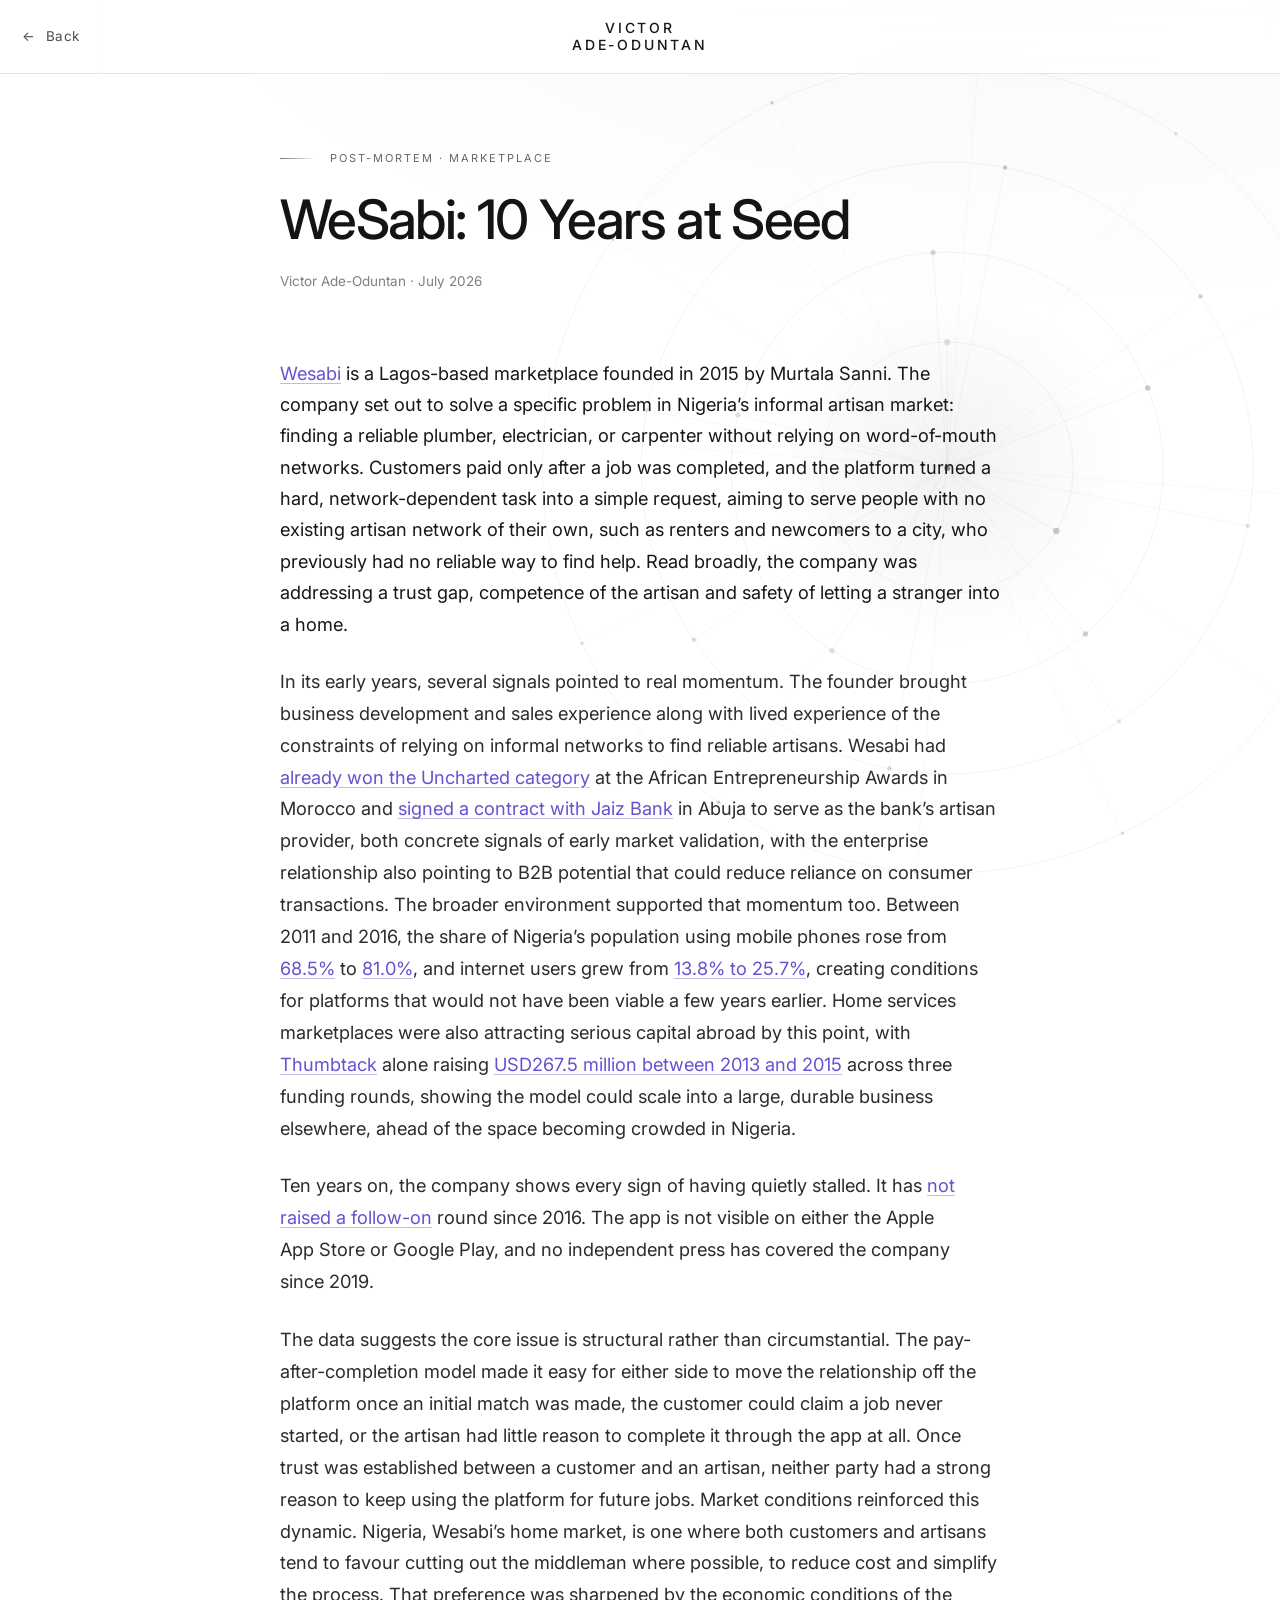
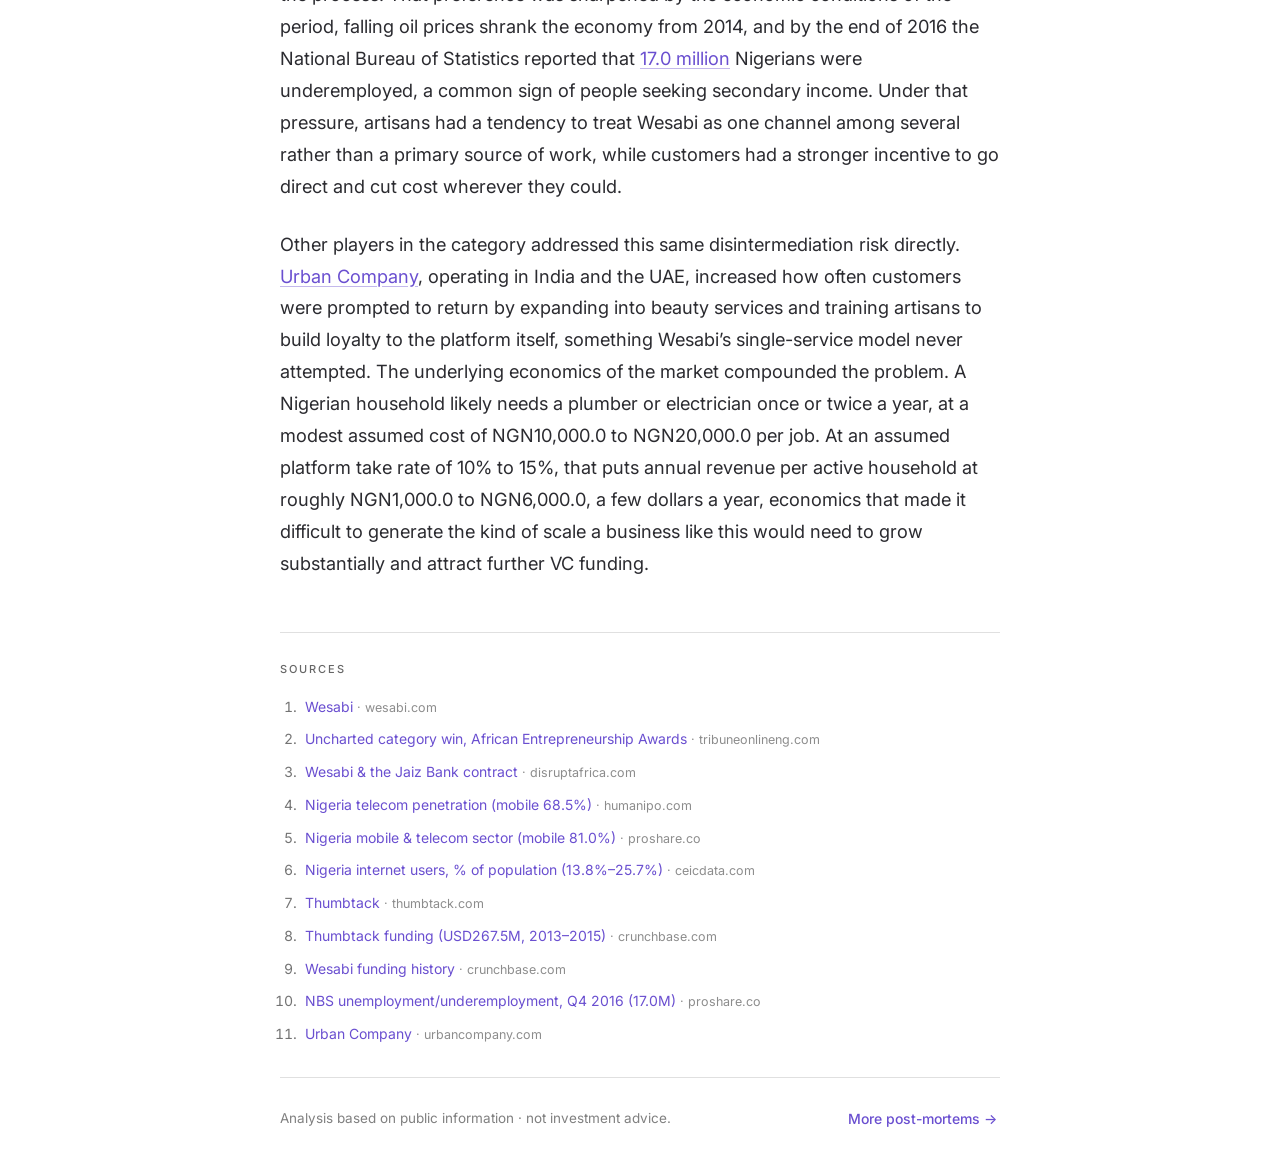
<file: posts/wesabi-10-years-at-seed.html>
<!DOCTYPE html>
<html lang="en">
<head>
  <meta charset="utf-8">
  <meta name="viewport" content="width=device-width, initial-scale=1">
  <title>WeSabi: 10 Years at Seed — Victor Ade-Oduntan</title>
  <meta name="description" content="A post-mortem on WeSabi, a Lagos-based artisan marketplace: strong early signals, but a pay-after-completion model and thin per-household economics that made disintermediation hard to escape.">
  <link rel="canonical" href="https://venture-notes.vercel.app/posts/wesabi-10-years-at-seed.html">

  <meta property="og:type" content="article">
  <meta property="og:site_name" content="Victor Ade-Oduntan — Venture Notes">
  <meta property="og:title" content="WeSabi: 10 Years at Seed">
  <meta property="og:description" content="A post-mortem on WeSabi, a Lagos-based artisan marketplace, and why it quietly stalled.">
  <meta property="og:url" content="https://venture-notes.vercel.app/posts/wesabi-10-years-at-seed.html">
  <meta property="article:author" content="Victor Ade-Oduntan">
  <meta name="twitter:card" content="summary">
  <meta name="twitter:title" content="WeSabi: 10 Years at Seed">
  <meta name="twitter:description" content="A post-mortem on WeSabi, a Lagos-based artisan marketplace, and why it quietly stalled.">

  <link rel="icon" href="../favicon.svg" type="image/svg+xml">
  <meta name="theme-color" content="#ffffff">

  <link rel="preconnect" href="https://fonts.googleapis.com">
  <link rel="preconnect" href="https://fonts.gstatic.com" crossorigin>
  <link rel="stylesheet" href="https://fonts.googleapis.com/css2?family=Inter:wght@300;400;500;600&display=swap">
  <link rel="stylesheet" href="../assets/styles.css">
</head>
<body class="theme-light">
  <a class="skip-link" href="#article-main">Skip to content</a>

  <canvas class="bg-canvas" data-orbit="article" aria-hidden="true"></canvas>
  <div class="bg-scrim bg-scrim--article" aria-hidden="true"></div>

  <header class="header header--article">
    <div class="progress-line" aria-hidden="true"></div>
    <a class="header-back" href="../index.html"><span aria-hidden="true">&larr;</span> Back</a>
    <a class="brand" href="../index.html" aria-label="Victor Ade-Oduntan, home">
      <span>Victor</span>
      <span>Ade-Oduntan</span>
    </a>
  </header>

  <article class="article" id="article-main">
    <div class="article-inner">
      <div class="eyebrow">
        <span class="eyebrow-line" aria-hidden="true"></span>
        <span class="eyebrow-text">Post-Mortem &middot; Marketplace</span>
      </div>
      <h1>WeSabi: 10 Years at Seed</h1>
      <p class="article-byline">Victor Ade-Oduntan &middot; July 2026</p>

      <div class="article-body">
        <p class="lede" data-reveal><a href="https://www.wesabi.com/" target="_blank" rel="noopener">Wesabi</a> is a Lagos-based marketplace founded in 2015 by Murtala Sanni. The company set out to solve a specific problem in Nigeria&rsquo;s informal artisan market: finding a reliable plumber, electrician, or carpenter without relying on word-of-mouth networks. Customers paid only after a job was completed, and the platform turned a hard, network-dependent task into a simple request, aiming to serve people with no existing artisan network of their own, such as renters and newcomers to a city, who previously had no reliable way to find help. Read broadly, the company was addressing a trust gap, competence of the artisan and safety of letting a stranger into a home.</p>
        <p data-reveal>In its early years, several signals pointed to real momentum. The founder brought business development and sales experience along with lived experience of the constraints of relying on informal networks to find reliable artisans. Wesabi had <a href="https://tribuneonlineng.com/grew-business-1000-4-months-wesabi-boss/" target="_blank" rel="noopener">already won the Uncharted category</a> at the African Entrepreneurship Awards in Morocco and <a href="https://disruptafrica.com/2016/04/04/nigerias-wesabi-is-an-on-demand-service-for-handymen/" target="_blank" rel="noopener">signed a contract with Jaiz Bank</a> in Abuja to serve as the bank&rsquo;s artisan provider, both concrete signals of early market validation, with the enterprise relationship also pointing to B2B potential that could reduce reliance on consumer transactions. The broader environment supported that momentum too. Between 2011 and 2016, the share of Nigeria&rsquo;s population using mobile phones rose from <a href="https://humanipo.com/news/3101/nigeria-sees-increases-in-telecommunications-penetration/" target="_blank" rel="noopener">68.5%</a> to <a href="https://proshare.co/articles/growing-the-nigerian-economy-through-the-mobile-and-telecom-sector?menu=Technology&amp;classification=Read&amp;category=Mobile%20Money%20and%20Telcos" target="_blank" rel="noopener">81.0%</a>, and internet users grew from <a href="https://www.ceicdata.com/en/nigeria/telecommunication/ng-internet-users-individuals--of-population" target="_blank" rel="noopener">13.8% to 25.7%</a>, creating conditions for platforms that would not have been viable a few years earlier. Home services marketplaces were also attracting serious capital abroad by this point, with <a href="https://www.thumbtack.com/press/" target="_blank" rel="noopener">Thumbtack</a> alone raising <a href="https://www.crunchbase.com/organization/thumbtack" target="_blank" rel="noopener">USD267.5 million between 2013 and 2015</a> across three funding rounds, showing the model could scale into a large, durable business elsewhere, ahead of the space becoming crowded in Nigeria.</p>
        <p data-reveal>Ten years on, the company shows every sign of having quietly stalled. It has <a href="https://www.crunchbase.com/organization/wesabi/financial_details" target="_blank" rel="noopener">not raised a follow-on</a> round since 2016. The app is not visible on either the Apple App Store or Google Play, and no independent press has covered the company since 2019.</p>
        <p data-reveal>The data suggests the core issue is structural rather than circumstantial. The pay-after-completion model made it easy for either side to move the relationship off the platform once an initial match was made, the customer could claim a job never started, or the artisan had little reason to complete it through the app at all. Once trust was established between a customer and an artisan, neither party had a strong reason to keep using the platform for future jobs. Market conditions reinforced this dynamic. Nigeria, Wesabi&rsquo;s home market, is one where both customers and artisans tend to favour cutting out the middleman where possible, to reduce cost and simplify the process. That preference was sharpened by the economic conditions of the period, falling oil prices shrank the economy from 2014, and by the end of 2016 the National Bureau of Statistics reported that <a href="https://proshare.co/articles/unemployment-rate-rises-to-14.2-in-q416-from-13.9-in-q316-nbs?menu=Economy&amp;classification=Read&amp;category=Nigeria%20Economy" target="_blank" rel="noopener">17.0 million</a> Nigerians were underemployed, a common sign of people seeking secondary income. Under that pressure, artisans had a tendency to treat Wesabi as one channel among several rather than a primary source of work, while customers had a stronger incentive to go direct and cut cost wherever they could.</p>
        <p data-reveal>Other players in the category addressed this same disintermediation risk directly. <a href="https://www.urbancompany.com/" target="_blank" rel="noopener">Urban Company</a>, operating in India and the UAE, increased how often customers were prompted to return by expanding into beauty services and training artisans to build loyalty to the platform itself, something Wesabi&rsquo;s single-service model never attempted. The underlying economics of the market compounded the problem. A Nigerian household likely needs a plumber or electrician once or twice a year, at a modest assumed cost of NGN10,000.0 to NGN20,000.0 per job. At an assumed platform take rate of 10% to 15%, that puts annual revenue per active household at roughly NGN1,000.0 to NGN6,000.0, a few dollars a year, economics that made it difficult to generate the kind of scale a business like this would need to grow substantially and attract further VC funding.</p>
      </div>

      <section class="sources" data-reveal aria-labelledby="sources-heading">
        <h2 class="sources-title" id="sources-heading">Sources</h2>
        <ol class="sources-list">
          <li><a href="https://www.wesabi.com/" target="_blank" rel="noopener">Wesabi</a> <span class="sources-domain">wesabi.com</span></li>
          <li><a href="https://tribuneonlineng.com/grew-business-1000-4-months-wesabi-boss/" target="_blank" rel="noopener">Uncharted category win, African Entrepreneurship Awards</a> <span class="sources-domain">tribuneonlineng.com</span></li>
          <li><a href="https://disruptafrica.com/2016/04/04/nigerias-wesabi-is-an-on-demand-service-for-handymen/" target="_blank" rel="noopener">Wesabi &amp; the Jaiz Bank contract</a> <span class="sources-domain">disruptafrica.com</span></li>
          <li><a href="https://humanipo.com/news/3101/nigeria-sees-increases-in-telecommunications-penetration/" target="_blank" rel="noopener">Nigeria telecom penetration (mobile 68.5%)</a> <span class="sources-domain">humanipo.com</span></li>
          <li><a href="https://proshare.co/articles/growing-the-nigerian-economy-through-the-mobile-and-telecom-sector?menu=Technology&amp;classification=Read&amp;category=Mobile%20Money%20and%20Telcos" target="_blank" rel="noopener">Nigeria mobile &amp; telecom sector (mobile 81.0%)</a> <span class="sources-domain">proshare.co</span></li>
          <li><a href="https://www.ceicdata.com/en/nigeria/telecommunication/ng-internet-users-individuals--of-population" target="_blank" rel="noopener">Nigeria internet users, % of population (13.8%&ndash;25.7%)</a> <span class="sources-domain">ceicdata.com</span></li>
          <li><a href="https://www.thumbtack.com/press/" target="_blank" rel="noopener">Thumbtack</a> <span class="sources-domain">thumbtack.com</span></li>
          <li><a href="https://www.crunchbase.com/organization/thumbtack" target="_blank" rel="noopener">Thumbtack funding (USD267.5M, 2013&ndash;2015)</a> <span class="sources-domain">crunchbase.com</span></li>
          <li><a href="https://www.crunchbase.com/organization/wesabi/financial_details" target="_blank" rel="noopener">Wesabi funding history</a> <span class="sources-domain">crunchbase.com</span></li>
          <li><a href="https://proshare.co/articles/unemployment-rate-rises-to-14.2-in-q416-from-13.9-in-q316-nbs?menu=Economy&amp;classification=Read&amp;category=Nigeria%20Economy" target="_blank" rel="noopener">NBS unemployment/underemployment, Q4 2016 (17.0M)</a> <span class="sources-domain">proshare.co</span></li>
          <li><a href="https://www.urbancompany.com/" target="_blank" rel="noopener">Urban Company</a> <span class="sources-domain">urbancompany.com</span></li>
        </ol>
      </section>

      <div class="article-foot" data-reveal>
        <span>Analysis based on public information &middot; not investment advice.</span>
        <a class="btn-ghost" href="../index.html#postmortems">More post-mortems &rarr;</a>
      </div>
    </div>
  </article>

  <script src="../assets/site.js"></script>
</body>
</html>
</file>
<file: assets/styles.css>
/* Victor Ade-Oduntan — Venture Notes
   Nocturne design system: dark, low-chroma, single accent used as line and
   glow. Hand-written rebuild of the design prototype. No build step. */

:root {
  --bg: #161826;            /* page ground */
  --surface: #232532;       /* elevated surface */
  --card: #191b2b;          /* card ground */
  --card-hover: #1f2236;    /* card ground, hover */
  --text: #e9e9ed;          /* text */
  --text-2: rgba(233, 233, 237, .62); /* text, secondary */
  --text-muted: rgba(233, 233, 237, .45); /* text, muted */
  --hairline: rgba(233, 233, 237, .09);   /* hairline border */
  --accent: #9184d9;        /* accent */
  --accent-light: #b3a9e6;  /* accent, light (link default) */
  --accent-lighter: #cfc8f2;/* accent, lighter (link hover, highlights) */
  --font-heading: "Inter", system-ui, -apple-system, BlinkMacSystemFont, sans-serif;
  --font-body: "Inter", system-ui, -apple-system, BlinkMacSystemFont, sans-serif;
}

/* ── Reset ─────────────────────────────────────────────────────────────── */
*, *::before, *::after { box-sizing: border-box; }
html { scroll-behavior: smooth; }
body {
  margin: 0;
  background: var(--bg);
  color: var(--text);
  font-family: var(--font-body);
  font-size: 15px;
  line-height: 1.55;
  font-weight: 400;
  overflow-x: hidden;
}
h1, h2, h3, h4, h5, h6 {
  font-family: var(--font-heading);
  font-weight: 500;
  margin: 0;
}
p { margin: 0; }
img { display: block; max-width: 100%; }
a { color: var(--accent-light); text-decoration: none; }
a:hover { color: var(--accent-lighter); }

/* ── Accessibility ─────────────────────────────────────────────────────── */
:focus { outline: none; }
a:focus-visible,
button:focus-visible {
  outline: 2px solid var(--accent-lighter);
  outline-offset: 3px;
  border-radius: 2px;
}
::selection { background: rgba(145, 132, 217, .3); }

.skip-link {
  position: absolute;
  left: 12px;
  top: -60px;
  z-index: 100;
  padding: 10px 16px;
  background: var(--surface);
  color: var(--text);
  border: 1px solid var(--accent);
  border-radius: 8px;
  font-family: var(--font-heading);
  font-size: 14px;
  transition: top .2s ease;
}
.skip-link:focus { top: 12px; color: var(--text); }

/* ── Animations ────────────────────────────────────────────────────────── */
@keyframes riseIn {
  from { opacity: 0; transform: translateY(26px); }
  to   { opacity: 1; transform: translateY(0); }
}
@keyframes riseInArticle {
  from { opacity: 0; transform: translateY(24px); }
  to   { opacity: 1; transform: translateY(0); }
}
@keyframes pulseGlow {
  0%, 100% { opacity: .3; }
  50%      { opacity: .75; }
}

/* Scroll-reveal target state (JS toggles the visible state). */
[data-reveal] {
  opacity: 0;
  transform: translateY(26px);
  transition: opacity .8s cubic-bezier(.2, .8, .2, 1),
              transform .8s cubic-bezier(.2, .8, .2, 1);
}
[data-reveal].is-visible { opacity: 1; transform: none; }
.article [data-reveal] { transform: translateY(22px); }

/* ── Decorative canvases ───────────────────────────────────────────────── */
.bg-canvas {
  position: fixed;
  inset: 0;
  width: 100%;
  height: 100%;
  z-index: 0;
  pointer-events: none;
}
.bg-scrim {
  position: fixed;
  inset: 0;
  z-index: 1;
  pointer-events: none;
  background:
    radial-gradient(120% 80% at 80% -12%, rgba(145, 132, 217, .15), transparent 60%),
    radial-gradient(90% 60% at -10% 100%, rgba(38, 42, 96, .35), transparent 65%);
}
.bg-scrim--article {
  background: radial-gradient(120% 80% at 80% -12%, rgba(145, 132, 217, .13), transparent 60%);
}

/* ── Header ────────────────────────────────────────────────────────────── */
.header {
  position: fixed;
  top: 0; left: 0; right: 0;
  z-index: 60;
  display: flex;
  align-items: stretch;
  height: 74px;
  background: rgba(22, 24, 38, .82);
  backdrop-filter: blur(12px);
  -webkit-backdrop-filter: blur(12px);
  border-bottom: 1px solid var(--hairline);
}
.header--article { align-items: center; }
.progress-line {
  position: absolute;
  left: 0;
  bottom: -1px;
  height: 1px;
  width: 0;
  background: var(--accent);
  box-shadow: 0 0 10px rgba(145, 132, 217, .8);
  transition: width .12s linear;
}
.burger {
  flex: 0 0 62px;
  display: flex;
  flex-direction: column;
  align-items: center;
  justify-content: center;
  gap: 5px;
  background: none;
  border: 0;
  border-right: 1px solid rgba(233, 233, 237, .12);
  cursor: pointer;
  transition: background .25s ease;
}
.burger:hover { background: rgba(145, 132, 217, .1); }
.burger span {
  display: block;
  width: 22px;
  height: 1.5px;
  background: var(--text);
  border-radius: 2px;
}
.brand {
  position: absolute;
  left: 50%; top: 50%;
  transform: translate(-50%, -50%);
  display: flex;
  flex-direction: column;
  align-items: center;
  gap: 2px;
  color: var(--text);
  text-align: center;
  line-height: 1.12;
}
.brand span {
  font-family: var(--font-heading);
  font-weight: 500;
  font-size: 14px;
  letter-spacing: .2em;
  text-transform: uppercase;
}
.header-search {
  position: absolute;
  right: 0; top: 0; bottom: 0;
  width: 62px;
  display: grid;
  place-items: center;
  border-left: 1px solid rgba(233, 233, 237, .12);
  color: rgba(233, 233, 237, .7);
  transition: background .25s ease, color .25s ease;
}
.header-search:hover { background: rgba(145, 132, 217, .1); color: var(--text); }
.header-back {
  display: flex;
  align-items: center;
  gap: 10px;
  height: 100%;
  padding: 0 22px;
  border-right: 1px solid rgba(233, 233, 237, .12);
  color: rgba(233, 233, 237, .75);
  font-family: var(--font-heading);
  font-size: 13.5px;
  letter-spacing: .04em;
}
.header-back:hover { color: var(--text); }

/* Mobile menu panel */
.menu {
  position: fixed;
  top: 74px; left: 0; right: 0;
  z-index: 55;
  background: rgba(22, 24, 38, .97);
  backdrop-filter: blur(12px);
  -webkit-backdrop-filter: blur(12px);
  border-bottom: 1px solid var(--hairline);
  padding: 8px 24px 20px;
  display: flex;
  flex-direction: column;
  animation: riseIn .35s both;
}
.menu[hidden] { display: none; }
.menu a {
  padding: 14px 0;
  border-bottom: 1px solid rgba(233, 233, 237, .08);
  font-family: var(--font-heading);
  font-size: 15px;
  color: var(--text);
}
.menu a:hover { color: var(--accent-lighter); }

/* ── Layout primitives ─────────────────────────────────────────────────── */
.main { position: relative; z-index: 5; }
.wrap { max-width: 1200px; margin: 0 auto; }
.section {
  padding: clamp(70px, 9vw, 115px) clamp(24px, 7vw, 110px);
  scroll-margin-top: 74px;
  border-top: 1px solid var(--hairline);
}
.eyebrow {
  display: flex;
  align-items: center;
  gap: 14px;
}
.eyebrow-line {
  width: 40px;
  height: 1px;
  background: linear-gradient(to right, var(--accent), rgba(145, 132, 217, 0));
}
.eyebrow-text {
  margin: 0;
  font-size: 12.5px;
  letter-spacing: .2em;
  text-transform: uppercase;
  color: var(--accent);
}

/* ── Cover ─────────────────────────────────────────────────────────────── */
.cover {
  position: relative;
  min-height: 100svh;
  display: flex;
  align-items: center;
  padding: 74px clamp(24px, 7vw, 110px) 60px;
  scroll-margin-top: 74px;
  background: var(--bg);
  overflow: hidden;
}
.cover-canvas {
  position: absolute;
  inset: 0;
  width: 100%;
  height: 100%;
  z-index: 0;
  pointer-events: none;
}
.cover-scrim {
  position: absolute;
  inset: 0;
  z-index: 1;
  pointer-events: none;
  background: linear-gradient(90deg, rgba(22, 24, 38, .94) 0%, rgba(22, 24, 38, .55) 46%, transparent 76%);
}
.cover-inner {
  position: relative;
  z-index: 2;
  width: 100%;
  max-width: 1200px;
  margin: 0 auto;
}
.cover .eyebrow { margin-bottom: 26px; animation: riseIn .8s .1s both; }
.cover h1 {
  font-weight: 500;
  font-size: clamp(2.6rem, 6.6vw, 5.6rem);
  line-height: 1.02;
  letter-spacing: -.035em;
  max-width: 19ch;
  margin: 0;
}
.cover h1 span { display: block; }
.cover h1 span:nth-child(1) { animation: riseIn .9s .18s both; }
.cover h1 span:nth-child(2) { animation: riseIn .9s .34s both; }
.cover-row {
  display: flex;
  align-items: center;
  justify-content: space-between;
  gap: 40px;
  margin-top: 36px;
  max-width: 940px;
  flex-wrap: wrap;
  animation: riseIn .9s .55s both;
}
.cover-lead {
  max-width: 640px;
  color: rgba(233, 233, 237, .64);
  font-size: clamp(1rem, 1.4vw, 1.16rem);
  line-height: 1.65;
  margin: 0;
  text-wrap: pretty;
}
.cover-arrow {
  flex: 0 0 auto;
  width: 66px;
  height: 66px;
  border-radius: 50%;
  border: 1px solid rgba(145, 132, 217, .55);
  display: grid;
  place-items: center;
  color: var(--accent);
  transition: all .3s ease;
}
.cover-arrow:hover {
  background: rgba(145, 132, 217, .14);
  border-color: var(--accent);
  color: var(--accent-lighter);
}

/* ── About ─────────────────────────────────────────────────────────────── */
.about {
  padding: clamp(70px, 9vw, 110px) clamp(24px, 7vw, 110px);
  scroll-margin-top: 74px;
  border-top: 1px solid var(--hairline);
  background: linear-gradient(180deg, rgba(35, 37, 50, .5), rgba(22, 24, 38, 0));
}
.about-inner { max-width: 720px; }
.portrait {
  width: 120px;
  height: 120px;
  border-radius: 50%;
  overflow: hidden;
  border: 1px solid rgba(233, 233, 237, .16);
  margin-bottom: 20px;
}
.portrait img {
  width: 100%;
  height: 100%;
  object-fit: cover;
  object-position: 50% 20%;
  filter: grayscale(.9) contrast(1.05);
}
.about-name {
  margin: 0 0 4px;
  font-family: var(--font-heading);
  font-size: 14px;
  letter-spacing: .02em;
}
.about-role {
  margin: 0 0 22px;
  font-size: 12.5px;
  letter-spacing: .16em;
  text-transform: uppercase;
  color: var(--accent);
}
.about-lead {
  font-family: var(--font-heading);
  font-weight: 500;
  font-size: clamp(1.7rem, 3.6vw, 2.4rem);
  line-height: 1.22;
  letter-spacing: -.025em;
  margin: 0 0 24px;
  text-wrap: pretty;
}
.about-body {
  color: var(--text-2);
  font-size: 1.05rem;
  line-height: 1.72;
  margin: 0 0 20px;
  text-wrap: pretty;
}
.about-body:last-child { margin-bottom: 0; }
.about-body a { color: var(--accent-light); }
.about-body a:hover { color: var(--accent-lighter); }

/* ── Index sections (Trends / Watchlist / Post-Mortems) ────────────────── */
.section-head {
  display: flex;
  gap: 18px;
  align-items: baseline;
  margin-bottom: 46px;
}
.section-num {
  font-family: var(--font-heading);
  font-size: 14px;
  color: var(--accent);
}
.section-head h2 {
  font-weight: 500;
  letter-spacing: -.03em;
  font-size: clamp(1.9rem, 4.6vw, 3rem);
  line-height: 1.05;
  margin: 0;
}
.dek {
  color: rgba(233, 233, 237, .6);
  font-size: 1.02rem;
  line-height: 1.6;
  margin: 12px 0 0;
  max-width: 640px;
  text-wrap: pretty;
}
.card-grid {
  display: grid;
  grid-template-columns: repeat(auto-fill, minmax(280px, 1fr));
  gap: 22px;
}

/* ── Cards ─────────────────────────────────────────────────────────────── */
.card {
  position: relative;
  overflow: hidden;
  border-radius: 8px;
  aspect-ratio: 4 / 5;
  display: flex;
  flex-direction: column;
  justify-content: flex-end;
  color: var(--text);
  border: 1px solid var(--hairline);
  transition: transform .3s ease, border-color .3s ease;
}
a.card:hover {
  transform: translateY(-5px);
  border-color: rgba(145, 132, 217, .45);
}
.card canvas {
  position: absolute;
  inset: 0;
  width: 100%;
  height: 100%;
  z-index: 0;
}
.card-scrim {
  position: absolute;
  inset: 0;
  z-index: 1;
  background: linear-gradient(to top, rgba(12, 13, 22, .94) 0%, rgba(12, 13, 22, .5) 44%, rgba(12, 13, 22, 0) 74%);
}
.card-content {
  position: relative;
  z-index: 2;
  padding: 22px;
}
.card-badge {
  display: inline-block;
  font-size: 10.5px;
  letter-spacing: .14em;
  text-transform: uppercase;
  border: 1px solid rgba(145, 132, 217, .6);
  color: var(--accent-lighter);
  padding: 4px 9px;
  border-radius: 4px;
  margin-bottom: 14px;
}
.card-title {
  display: block;
  font-family: var(--font-heading);
  font-weight: 500;
  font-size: 1.28rem;
  line-height: 1.2;
  letter-spacing: -.02em;
}
.card-meta {
  display: block;
  margin-top: 12px;
  font-size: 13px;
  color: rgba(233, 233, 237, .66);
}
.card-byline {
  display: block;
  margin-top: 5px;
  font-size: 13px;
  font-weight: 500;
  color: var(--text);
}

/* ── For Founders ──────────────────────────────────────────────────────── */
.founders {
  padding: clamp(80px, 11vw, 130px) clamp(24px, 7vw, 110px);
  scroll-margin-top: 74px;
  border-top: 1px solid rgba(145, 132, 217, .25);
  background: linear-gradient(120deg, #262a60, #1b1e42 72%);
}
.founders .eyebrow { margin-bottom: 18px; }
.founders .eyebrow-line { background: linear-gradient(to right, var(--accent-light), rgba(179, 169, 230, 0)); }
.founders .eyebrow-text { color: var(--accent-lighter); }
.founders h2 {
  font-weight: 500;
  font-size: clamp(2rem, 5vw, 3.4rem);
  line-height: 1.06;
  letter-spacing: -.03em;
  max-width: 20ch;
  margin: 0;
}
.founders p {
  color: rgba(233, 233, 237, .72);
  max-width: 620px;
  margin: 22px 0 0;
  font-size: 1.06rem;
  line-height: 1.7;
  text-wrap: pretty;
}
.founders-cta {
  margin-top: 34px;
  display: flex;
  align-items: center;
  gap: 22px;
  flex-wrap: wrap;
}
.btn-deck {
  display: inline-flex;
  align-items: center;
  gap: 8px;
  height: 46px;
  padding: 0 24px;
  border-radius: 999px;
  border: 1px solid var(--accent-light);
  color: var(--text);
  font-family: var(--font-heading);
  font-weight: 500;
  font-size: 15px;
  transition: background .25s ease;
}
.btn-deck:hover { background: rgba(179, 169, 230, .12); color: var(--text); }
.founders-email {
  color: rgba(233, 233, 237, .66);
  font-size: 15px;
}
.founders-email a {
  color: var(--text);
  border-bottom: 1px solid rgba(233, 233, 237, .35);
  padding-bottom: 1px;
}
.founders-email a:hover { color: var(--text); }

/* ── Footer ────────────────────────────────────────────────────────────── */
.footer {
  position: relative;
  z-index: 5;
  border-top: 1px solid var(--hairline);
  padding: 32px clamp(24px, 7vw, 110px);
}
.footer .wrap {
  display: flex;
  justify-content: space-between;
  gap: 20px;
  flex-wrap: wrap;
  color: var(--text-muted);
  font-size: 13.5px;
}

/* ── Article ───────────────────────────────────────────────────────────── */
.article {
  position: relative;
  z-index: 5;
  padding: 150px clamp(24px, 7vw, 110px) 40px;
}
.article-inner { max-width: 720px; margin: 0 auto; }
.article .eyebrow { margin-bottom: 24px; animation: riseInArticle .8s .1s both; }
.article .eyebrow-line { width: 36px; background: linear-gradient(to right, var(--accent), rgba(145, 132, 217, 0)); }
.article .eyebrow-text {
  font-size: 11px;
  letter-spacing: .18em;
}
.article h1 {
  font-weight: 500;
  font-size: clamp(2.1rem, 4.6vw, 3.4rem);
  line-height: 1.06;
  letter-spacing: -.03em;
  margin: 0;
  animation: riseInArticle .9s .2s both;
  text-wrap: pretty;
}
.article-byline {
  margin: 22px 0 0;
  font-size: 13.5px;
  color: rgba(233, 233, 237, .5);
  animation: riseInArticle .9s .35s both;
}
.article-body {
  margin-top: 44px;
  display: flex;
  flex-direction: column;
  gap: 26px;
}
.article-body p {
  margin: 0;
  font-size: 1.14rem;
  line-height: 1.75;
  color: rgba(233, 233, 237, .66);
  text-wrap: pretty;
}
.article-body p.lede {
  font-size: 1.14rem;
  line-height: 1.72;
  color: rgba(233, 233, 237, .8);
}
.sources {
  margin-top: 52px;
  padding-top: 28px;
  border-top: 1px solid rgba(233, 233, 237, .1);
}
.sources-title {
  font-size: 11px;
  letter-spacing: .18em;
  text-transform: uppercase;
  color: var(--accent);
  font-weight: 500;
  margin: 0 0 18px;
}
.sources-list {
  margin: 0;
  padding-left: 1.5em;
  display: flex;
  flex-direction: column;
  gap: 11px;
  color: var(--text-muted);
  font-size: 14px;
  line-height: 1.5;
}
.sources-list li { padding-left: 4px; }
.sources-list a { color: var(--accent-light); }
.sources-list a:hover { color: var(--accent-lighter); }
.sources-domain { color: var(--text-muted); font-size: 12.5px; }
.sources-domain::before { content: "\00b7\00a0"; }

/* When Sources precedes the foot, tighten the gap between the two rules. */
.sources + .article-foot { margin-top: 32px; }

.article-foot {
  margin-top: 56px;
  padding-top: 28px;
  border-top: 1px solid rgba(233, 233, 237, .1);
  display: flex;
  justify-content: space-between;
  gap: 20px;
  flex-wrap: wrap;
  align-items: center;
}
.article-foot span {
  font-size: 13.5px;
  color: var(--text-muted);
}
.btn-ghost {
  color: var(--accent-light);
  font-family: var(--font-heading);
  font-weight: 500;
  font-size: 14px;
  padding: 2px 3px;
  border-radius: 4px;
}
.btn-ghost:hover { color: var(--accent-lighter); background: rgba(145, 132, 217, .1); }

/* ── Mobile (≤700px) ───────────────────────────────────────────────────── */
@media (max-width: 700px) {
  .cover { padding-top: 96px; }
  .cover-row { gap: 26px; }
  .founders-cta { gap: 16px; }
  .btn-deck { width: 100%; justify-content: center; }
  .footer .wrap { flex-direction: column; gap: 8px; }
}

/* ── Reduced motion ────────────────────────────────────────────────────── */
@media (prefers-reduced-motion: reduce) {
  * { animation: none !important; transition: none !important; }
  html { scroll-behavior: auto; }
  [data-reveal] { opacity: 1; transform: none; }
}

/* ── Light write-up pages ──────────────────────────────────────────────────
   Applied to article pages via <body class="theme-light">. The home page
   stays dark; clicking into a write-up opens a white, focused reading page.
   The orbit canvas re-colors itself to dark-on-white in assets/site.js. */
body.theme-light { background: #ffffff; color: #17171a; }
body.theme-light .bg-scrim--article { background: radial-gradient(120% 80% at 80% -12%, rgba(0, 0, 0, .03), transparent 60%); }
body.theme-light .header--article { background: rgba(255, 255, 255, .85); border-bottom: 1px solid rgba(0, 0, 0, .10); }
body.theme-light .header-back { color: rgba(0, 0, 0, .7); }
body.theme-light .header-back:hover { color: #111; }
body.theme-light .brand { color: #17171a; }
body.theme-light .progress-line { background: #1a1a1a; box-shadow: none; }
body.theme-light .article .eyebrow-line { background: linear-gradient(to right, rgba(0, 0, 0, .55), rgba(0, 0, 0, 0)); }
body.theme-light .article .eyebrow-text { color: rgba(0, 0, 0, .6); }
body.theme-light .article h1 { color: #141417; }
body.theme-light .article-byline { color: rgba(0, 0, 0, .5); }
body.theme-light .article-body p { color: #2b2b30; }
body.theme-light .article-body p.lede { color: #17171a; }
body.theme-light .article-body a { color: #6a4fd0; text-decoration: underline; text-decoration-color: rgba(106, 79, 208, .4); text-underline-offset: 3px; }
body.theme-light .article-body a:hover { color: #4f38b8; text-decoration-color: rgba(79, 56, 184, .8); }
body.theme-light .sources { border-top-color: rgba(0, 0, 0, .12); }
body.theme-light .sources-title { color: rgba(0, 0, 0, .6); }
body.theme-light .sources-list { color: rgba(0, 0, 0, .55); }
body.theme-light .sources-list a { color: #6a4fd0; }
body.theme-light .sources-list a:hover { color: #4f38b8; }
body.theme-light .sources-domain { color: rgba(0, 0, 0, .45); }
body.theme-light .article-foot { border-top-color: rgba(0, 0, 0, .12); }
body.theme-light .article-foot span { color: rgba(0, 0, 0, .5); }
body.theme-light .btn-ghost { color: #6a4fd0; }
body.theme-light .btn-ghost:hover { color: #4f38b8; background: rgba(106, 79, 208, .08); }
body.theme-light a:focus-visible,
body.theme-light button:focus-visible { outline-color: #333; }
body.theme-light .skip-link { background: #ffffff; color: #17171a; border-color: #1a1a1a; }
body.theme-light ::selection { background: rgba(0, 0, 0, .15); }
</file>
